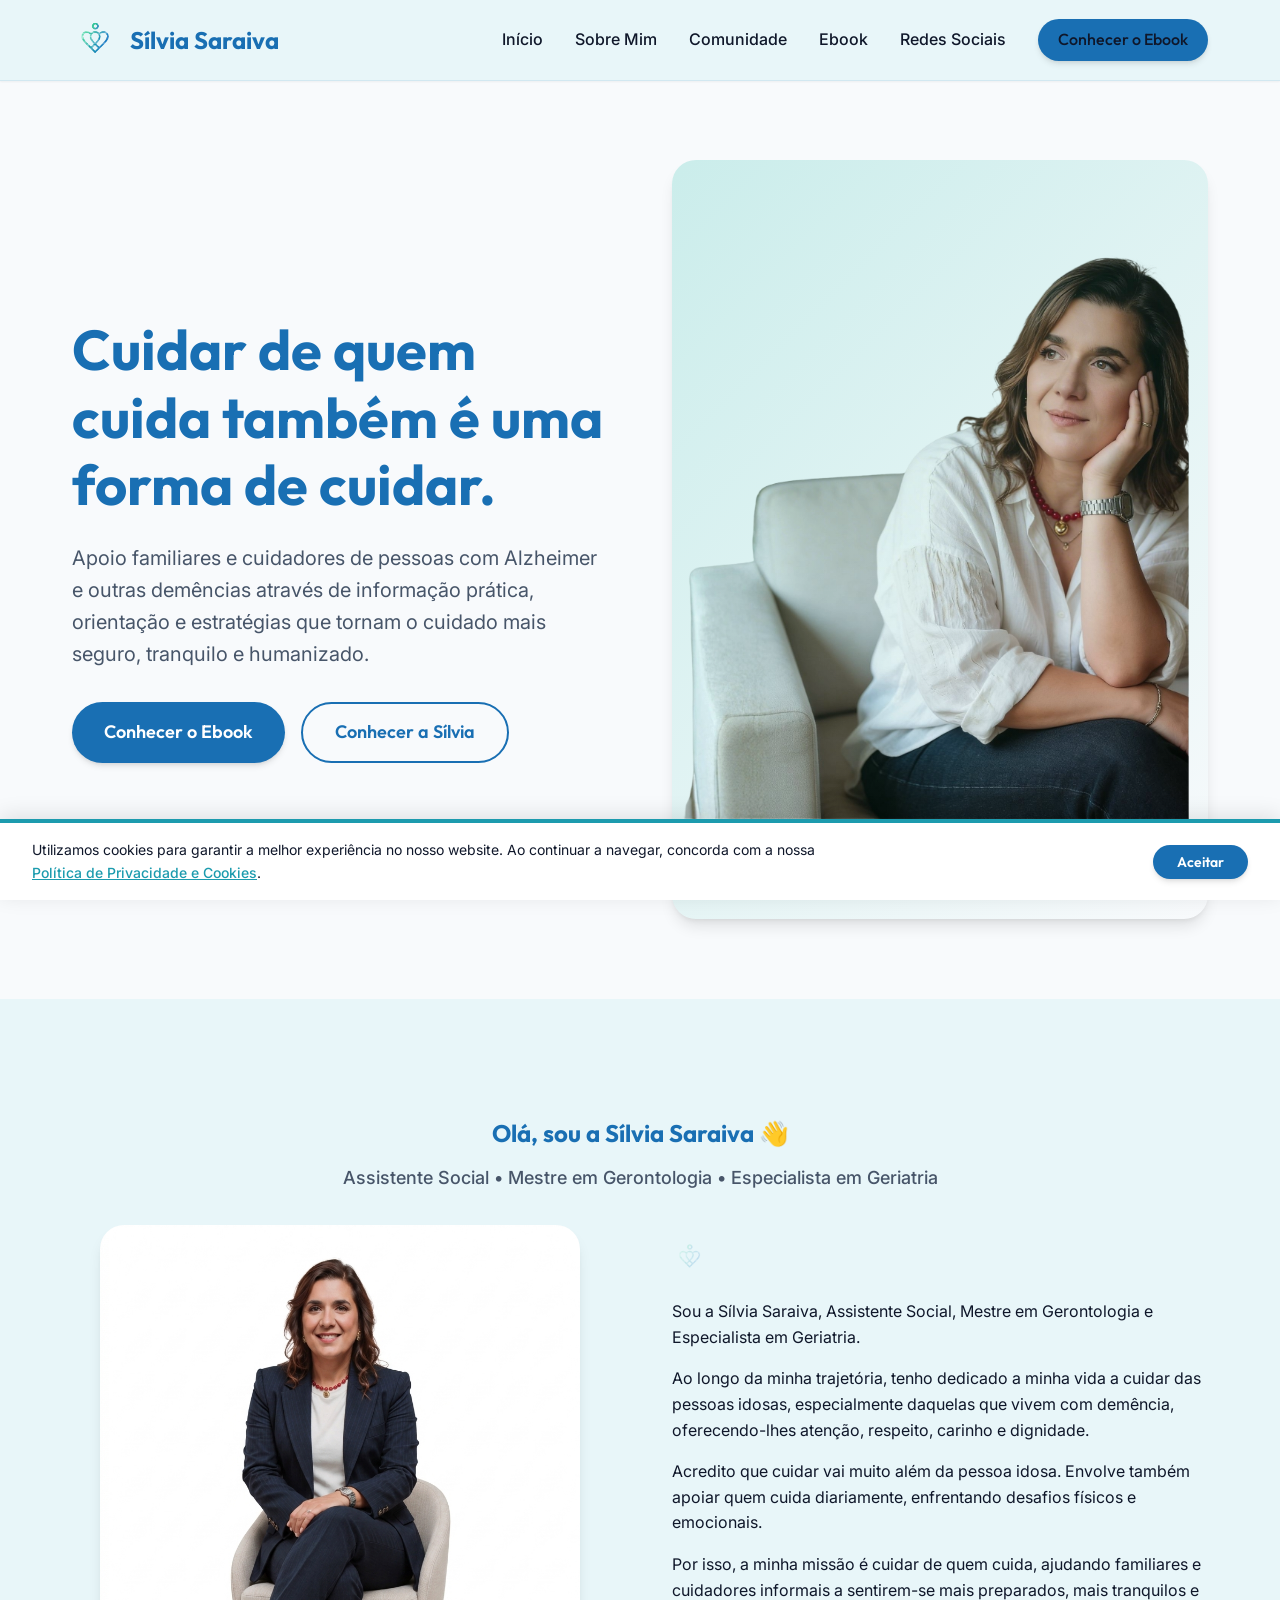
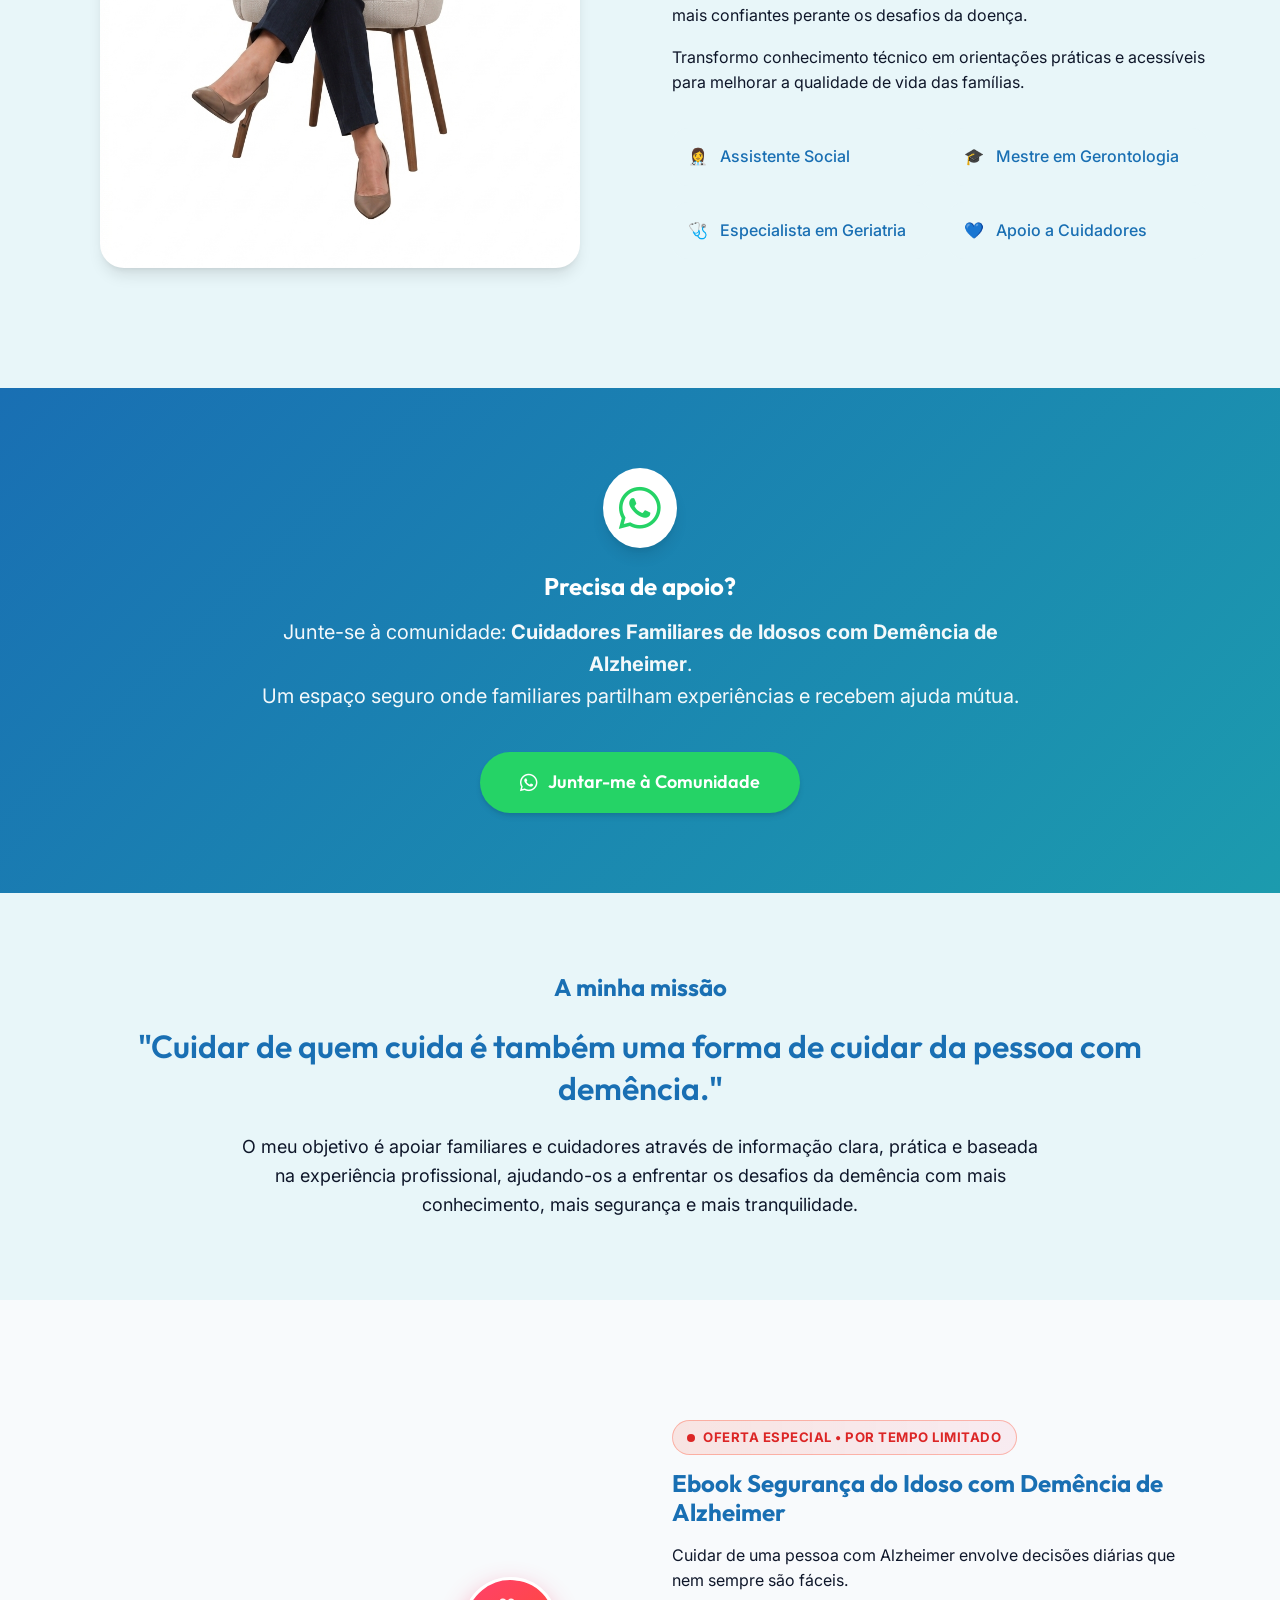
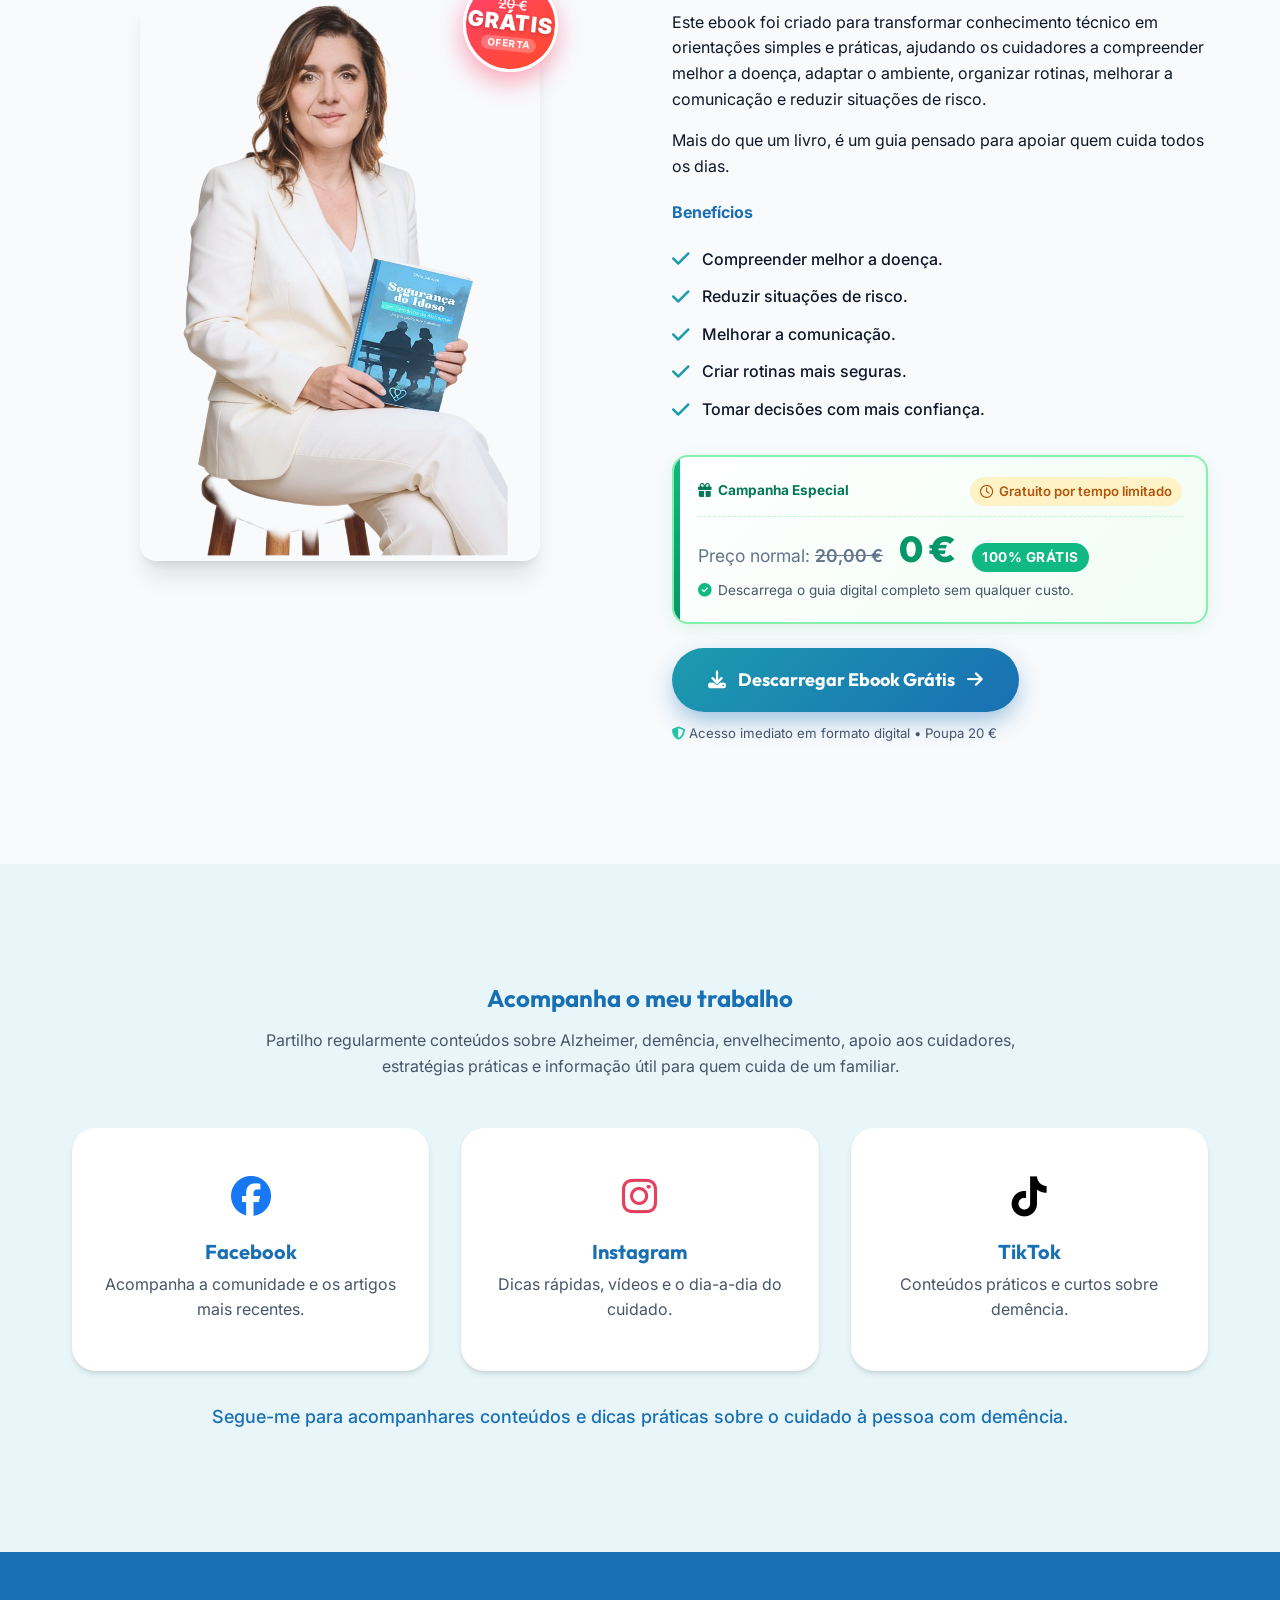
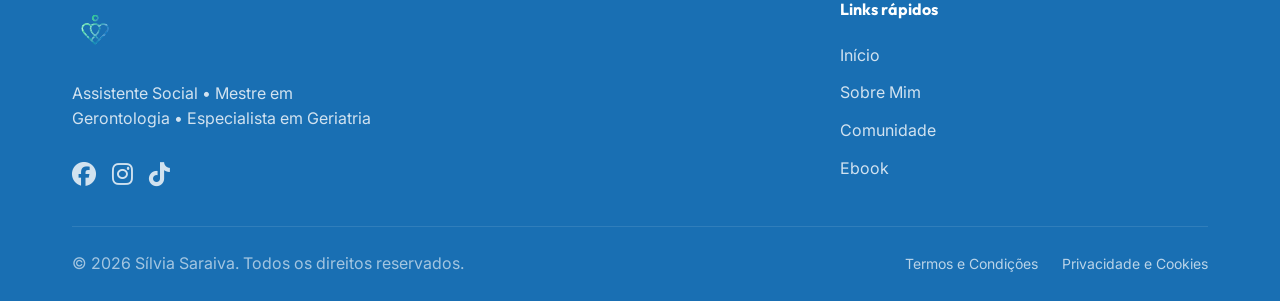
<file: index.html>
<!DOCTYPE html>
<html lang="pt-PT">
<head>
  <meta charset="UTF-8">
  <meta name="viewport" content="width=device-width, initial-scale=1.0">
  <title>Sílvia Saraiva - Apoio a Familiares e Cuidadores</title>
  <meta name="description" content="Assistente Social, Mestre em Gerontologia e Especialista em Geriatria. Apoio a familiares e cuidadores de pessoas com Alzheimer e outras demências.">
  
  <!-- Fonts -->
  <link rel="preconnect" href="https://fonts.googleapis.com">
  <link rel="preconnect" href="https://fonts.gstatic.com" crossorigin>
  <link href="https://fonts.googleapis.com/css2?family=Inter:wght@400;500;600&family=Outfit:wght@500;600;700&display=swap" rel="stylesheet">
  
  <!-- Icons -->
  <link rel="stylesheet" href="https://cdnjs.cloudflare.com/ajax/libs/font-awesome/6.4.0/css/all.min.css">
  
  <!-- CSS -->
  <link rel="stylesheet" href="css/variables.css">
  <link rel="stylesheet" href="css/styles.css">
</head>
<body>

  <!-- Navbar -->
  <nav class="navbar">
    <div class="container">
      <a href="#" class="logo" style="display: flex; align-items: center; gap: 0.75rem;">
        <img src="assets/images/media__1782418586948.png" alt="Sílvia Saraiva Logo" style="height: 65px;">
        <span style="font-size: 1.5rem; font-weight: 700; color: var(--color-primary);">Sílvia Saraiva</span>
      </a>
      
      <button class="mobile-menu-btn">
        <i class="fa-solid fa-bars"></i>
      </button>

      <ul class="nav-links">
        <li><a href="#inicio">Início</a></li>
        <li><a href="#sobre">Sobre Mim</a></li>
        <li><a href="#comunidade">Comunidade</a></li>
        <li><a href="#ebook">Ebook</a></li>
        <li><a href="#redes-sociais">Redes Sociais</a></li>
        <li>
          <a href="ebook.html" class="btn btn-primary nav-cta">Conhecer o Ebook</a>
        </li>
      </ul>
    </div>
  </nav>

  <!-- 1. Hero Section -->
  <section id="inicio" class="hero">
    <div class="container grid-2">
      <div class="hero-content fade-in">
        <h1>Cuidar de quem cuida também é uma forma de cuidar.</h1>
        <p>Apoio familiares e cuidadores de pessoas com Alzheimer e outras demências através de informação prática, orientação e estratégias que tornam o cuidado mais seguro, tranquilo e humanizado.</p>
        <div class="hero-btns">
          <a href="ebook.html" class="btn btn-primary">Conhecer o Ebook</a>
          <a href="#sobre" class="btn btn-secondary">Conhecer a Sílvia</a>
        </div>
      </div>
      <div class="hero-image-wrapper fade-in">
        <img src="assets/images/media__1782418587481.png" alt="Sílvia Saraiva" loading="lazy">
      </div>
    </div>
  </section>

  <!-- 2. Quem sou eu -->
  <section id="sobre" class="section-light">
    <div class="container">
      <div class="text-center mb-4 fade-in">
        <h2>Olá, sou a Sílvia Saraiva 👋</h2>
        <p class="text-muted text-primary" style="font-weight: 500; font-size: 1.125rem;">Assistente Social • Mestre em Gerontologia • Especialista em Geriatria</p>
      </div>

      <div class="grid-2 mt-4 fade-in">
        <div class="about-image-wrapper">
          <img src="assets/images/silvia_sobre_mim.png" alt="Sílvia Saraiva" class="about-image" loading="lazy">
        </div>
        
        <div class="about-content">
          <img src="assets/images/media__1782418586948.png" alt="Logo Detalhe" style="height: 50px; opacity: 0.2; margin-bottom: 1rem;">
          <p class="mb-2">Sou a Sílvia Saraiva, Assistente Social, Mestre em Gerontologia e Especialista em Geriatria.</p>
          <p class="mb-2">Ao longo da minha trajetória, tenho dedicado a minha vida a cuidar das pessoas idosas, especialmente daquelas que vivem com demência, oferecendo-lhes atenção, respeito, carinho e dignidade.</p>
          <p class="mb-2">Acredito que cuidar vai muito além da pessoa idosa. Envolve também apoiar quem cuida diariamente, enfrentando desafios físicos e emocionais.</p>
          <p class="mb-2">Por isso, a minha missão é cuidar de quem cuida, ajudando familiares e cuidadores informais a sentirem-se mais preparados, mais tranquilos e mais confiantes perante os desafios da doença.</p>
          <p class="mb-3">Transformo conhecimento técnico em orientações práticas e acessíveis para melhorar a qualidade de vida das famílias.</p>
          
          <div class="about-cards">
            <div class="about-card-mini">
              <span>👩‍⚕️</span> Assistente Social
            </div>
            <div class="about-card-mini">
              <span>🎓</span> Mestre em Gerontologia
            </div>
            <div class="about-card-mini">
              <span>🩺</span> Especialista em Geriatria
            </div>
            <div class="about-card-mini">
              <span>💙</span> Apoio a Cuidadores
            </div>
          </div>
        </div>
      </div>
    </div>
  </section>

  <!-- 2.5. Comunidade WhatsApp -->
  <section id="comunidade" style="background: linear-gradient(135deg, var(--color-primary) 0%, var(--color-tertiary) 100%); color: white; padding: 80px 0;">
    <div class="container text-center fade-in">
      <div style="display: inline-block; background: white; padding: 1rem; border-radius: 50%; box-shadow: var(--shadow-lg); margin-bottom: 1.5rem;">
        <i class="fa-brands fa-whatsapp" style="font-size: 3rem; color: #25D366; display: block; line-height: 1;"></i>
      </div>
      <h2 style="color: white; margin-bottom: 1rem;">Precisa de apoio?</h2>
      <p style="font-size: 1.25rem; max-width: 800px; margin: 0 auto 2.5rem; opacity: 0.95;">
        Junte-se à comunidade: <strong>Cuidadores Familiares de Idosos com Demência de Alzheimer</strong>.<br>
        Um espaço seguro onde familiares partilham experiências e recebem ajuda mútua.
      </p>
      <a href="https://chat.whatsapp.com/IsNj4uRVnmv7LRQYrrExJA" target="_blank" class="btn" style="background-color: #25D366; color: white; box-shadow: var(--shadow-md); font-weight: 600; padding: 1rem 2.5rem;">
        <i class="fa-brands fa-whatsapp" style="margin-right: 10px; font-size: 1.25rem;"></i> Juntar-me à Comunidade
      </a>
    </div>
  </section>

  <!-- 3. A Minha Missão -->
  <section class="section-light" style="background-color: var(--color-background-alt); padding: 80px 0;">
    <div class="container text-center fade-in">
      <h2 class="mb-3">A minha missão</h2>
      <div class="mission-quote">
        "Cuidar de quem cuida é também uma forma de cuidar da pessoa com demência."
      </div>
      <p style="max-width: 800px; margin: 0 auto; font-size: 1.125rem;">
        O meu objetivo é apoiar familiares e cuidadores através de informação clara, prática e baseada na experiência profissional, ajudando-os a enfrentar os desafios da demência com mais conhecimento, mais segurança e mais tranquilidade.
      </p>
    </div>
  </section>

  <!-- 4. Ebook em Destaque -->
  <section id="ebook">
    <div class="container grid-2 fade-in">
      <div class="ebook-image-wrapper text-center">
        <div style="display: inline-block; position: relative; max-width: 100%;">
          <img src="assets/images/media__1782418587411.png" alt="Capa Ebook Segurança do Idoso com Demência de Alzheimer" class="ebook-feature-image" loading="lazy" style="width: 100%; max-width: 400px; margin: 0 auto;">
          <div class="price-badge">
            <span class="old-price">20 €</span>
            <span class="new-price">GRÁTIS</span>
            <span class="badge-sub">OFERTA</span>
          </div>
        </div>
      </div>
      
      <div class="ebook-content">
        <div class="promo-kicker">
          <span class="pulse-dot"></span>
          <span>Oferta Especial • Por Tempo Limitado</span>
        </div>

        <h2>Ebook Segurança do Idoso com Demência de Alzheimer</h2>
        <p class="mb-2">Cuidar de uma pessoa com Alzheimer envolve decisões diárias que nem sempre são fáceis.</p>
        <p class="mb-2">Este ebook foi criado para transformar conhecimento técnico em orientações simples e práticas, ajudando os cuidadores a compreender melhor a doença, adaptar o ambiente, organizar rotinas, melhorar a comunicação e reduzir situações de risco.</p>
        <p class="mb-3">Mais do que um livro, é um guia pensado para apoiar quem cuida todos os dias.</p>
        
        <h4 style="margin-bottom: 0.5rem; font-family: var(--font-secondary);">Benefícios</h4>
        <ul class="benefits-list">
          <li><i class="fa-solid fa-check"></i> Compreender melhor a doença.</li>
          <li><i class="fa-solid fa-check"></i> Reduzir situações de risco.</li>
          <li><i class="fa-solid fa-check"></i> Melhorar a comunicação.</li>
          <li><i class="fa-solid fa-check"></i> Criar rotinas mais seguras.</li>
          <li><i class="fa-solid fa-check"></i> Tomar decisões com mais confiança.</li>
        </ul>
        
        <!-- Caixa de Destaque da Oferta -->
        <div class="offer-box">
          <div class="offer-box-header">
            <span class="offer-tag"><i class="fa-solid fa-gift"></i> Campanha Especial</span>
            <span class="offer-timer"><i class="fa-regular fa-clock"></i> Gratuito por tempo limitado</span>
          </div>
          <div class="offer-box-prices">
            <span class="old-value">Preço normal: <s>20,00 €</s></span>
            <span class="current-value">0 €</span>
            <span class="free-tag">100% GRÁTIS</span>
          </div>
          <p class="offer-note"><i class="fa-solid fa-circle-check" style="color: #10B981;"></i> Descarrega o guia digital completo sem qualquer custo.</p>
        </div>
        
        <div>
          <a href="ebook.html" class="btn btn-promo-cta">
            <i class="fa-solid fa-download"></i>
            <span>Descarregar Ebook Grátis</span>
            <i class="fa-solid fa-arrow-right"></i>
          </a>
          <span class="btn-subtext"><i class="fa-solid fa-shield-halved" style="color: var(--color-secondary);"></i> Acesso imediato em formato digital • Poupa 20 €</span>
        </div>
      </div>
    </div>
  </section>

  <!-- 5. Redes Sociais -->
  <section id="redes-sociais" class="section-light">
    <div class="container text-center fade-in">
      <h2 class="mb-2">Acompanha o meu trabalho</h2>
      <p class="text-muted" style="max-width: 800px; margin: 0 auto;">Partilho regularmente conteúdos sobre Alzheimer, demência, envelhecimento, apoio aos cuidadores, estratégias práticas e informação útil para quem cuida de um familiar.</p>
      
      <div class="social-grid">
        <a href="https://www.facebook.com/silviaalexandra.saraiva" target="_blank" class="card social-card fade-in">
          <i class="fa-brands fa-facebook card-icon" style="color: #1877F2;"></i>
          <h3 class="card-title">Facebook</h3>
          <p class="text-muted">Acompanha a comunidade e os artigos mais recentes.</p>
        </a>
        
        <a href="https://www.instagram.com/_saraivasilvia/" target="_blank" class="card social-card fade-in" style="transition-delay: 0.1s;">
          <i class="fa-brands fa-instagram card-icon" style="color: #E4405F;"></i>
          <h3 class="card-title">Instagram</h3>
          <p class="text-muted">Dicas rápidas, vídeos e o dia-a-dia do cuidado.</p>
        </a>
        
        <a href="https://www.tiktok.com/@79ssaraiva?lang=pt-BR" target="_blank" class="card social-card fade-in" style="transition-delay: 0.2s;">
          <i class="fa-brands fa-tiktok card-icon" style="color: #000000;"></i>
          <h3 class="card-title">TikTok</h3>
          <p class="text-muted">Conteúdos práticos e curtos sobre demência.</p>
        </a>
      </div>
      
      <p class="mt-4 text-primary" style="font-weight: 500; font-size: 1.125rem;">
        Segue-me para acompanhares conteúdos e dicas práticas sobre o cuidado à pessoa com demência.
      </p>
    </div>
  </section>

  <!-- 6. Rodapé -->
  <!-- Rodapé -->
  <footer>
    <div class="container">
      <div class="footer-grid">
        <div class="footer-col">
          <div class="logo mb-2" style="color: white; display: flex; align-items: center; gap: 0.5rem;">
            <img src="assets/images/media__1782418586948.png" alt="Sílvia Saraiva Logo" style="height: 65px;"> 
          </div>
          <p style="color: rgba(255,255,255,0.8); max-width: 300px; margin-bottom: 1.5rem;">
            Assistente Social • Mestre em Gerontologia • Especialista em Geriatria
          </p>
          <div style="display: flex; gap: 1rem; font-size: 1.5rem;">
            <a href="https://www.facebook.com/silviaalexandra.saraiva" target="_blank" style="color: white; opacity: 0.8; transition: opacity 0.2s;"><i class="fa-brands fa-facebook"></i></a>
            <a href="https://www.instagram.com/_saraivasilvia/" target="_blank" style="color: white; opacity: 0.8; transition: opacity 0.2s;"><i class="fa-brands fa-instagram"></i></a>
            <a href="https://www.tiktok.com/@79ssaraiva?lang=pt-BR" target="_blank" style="color: white; opacity: 0.8; transition: opacity 0.2s;"><i class="fa-brands fa-tiktok"></i></a>
          </div>
        </div>
        
        <div class="footer-col">
          <h4>Links rápidos</h4>
          <ul class="footer-links">
            <li><a href="#inicio">Início</a></li>
            <li><a href="#sobre">Sobre Mim</a></li>
            <li><a href="#comunidade">Comunidade</a></li>
            <li><a href="ebook.html">Ebook</a></li>
          </ul>
        </div>
      </div>
      
      <div class="footer-bottom">
        <p>&copy; 2026 Sílvia Saraiva. Todos os direitos reservados.</p>
        <div class="footer-legal-links">
          <a href="termos.html">Termos e Condições</a>
          <a href="privacidade.html">Privacidade e Cookies</a>
        </div>
      </div>
    </div>
  </footer>

  <script src="js/main.js"></script>

  <!-- Cookie Banner -->
  <div id="cookie-banner" class="cookie-banner">
    <div class="cookie-banner-text">
      Utilizamos cookies para garantir a melhor experiência no nosso website. Ao continuar a navegar, concorda com a nossa 
      <a href="privacidade.html">Política de Privacidade e Cookies</a>.
    </div>
    <div class="cookie-banner-btn">
      <button id="accept-cookies" class="btn btn-primary" style="padding: 0.5rem 1.5rem; font-size: 0.875rem;">Aceitar</button>
    </div>
  </div>

  <script>
    document.addEventListener('DOMContentLoaded', function() {
      if (!localStorage.getItem('cookiesAccepted')) {
        setTimeout(() => {
          document.getElementById('cookie-banner').classList.add('show');
        }, 1000);
      }

      document.getElementById('accept-cookies').addEventListener('click', function() {
        localStorage.setItem('cookiesAccepted', 'true');
        document.getElementById('cookie-banner').classList.remove('show');
      });
    });
  </script>
</body>
</html>
</file>
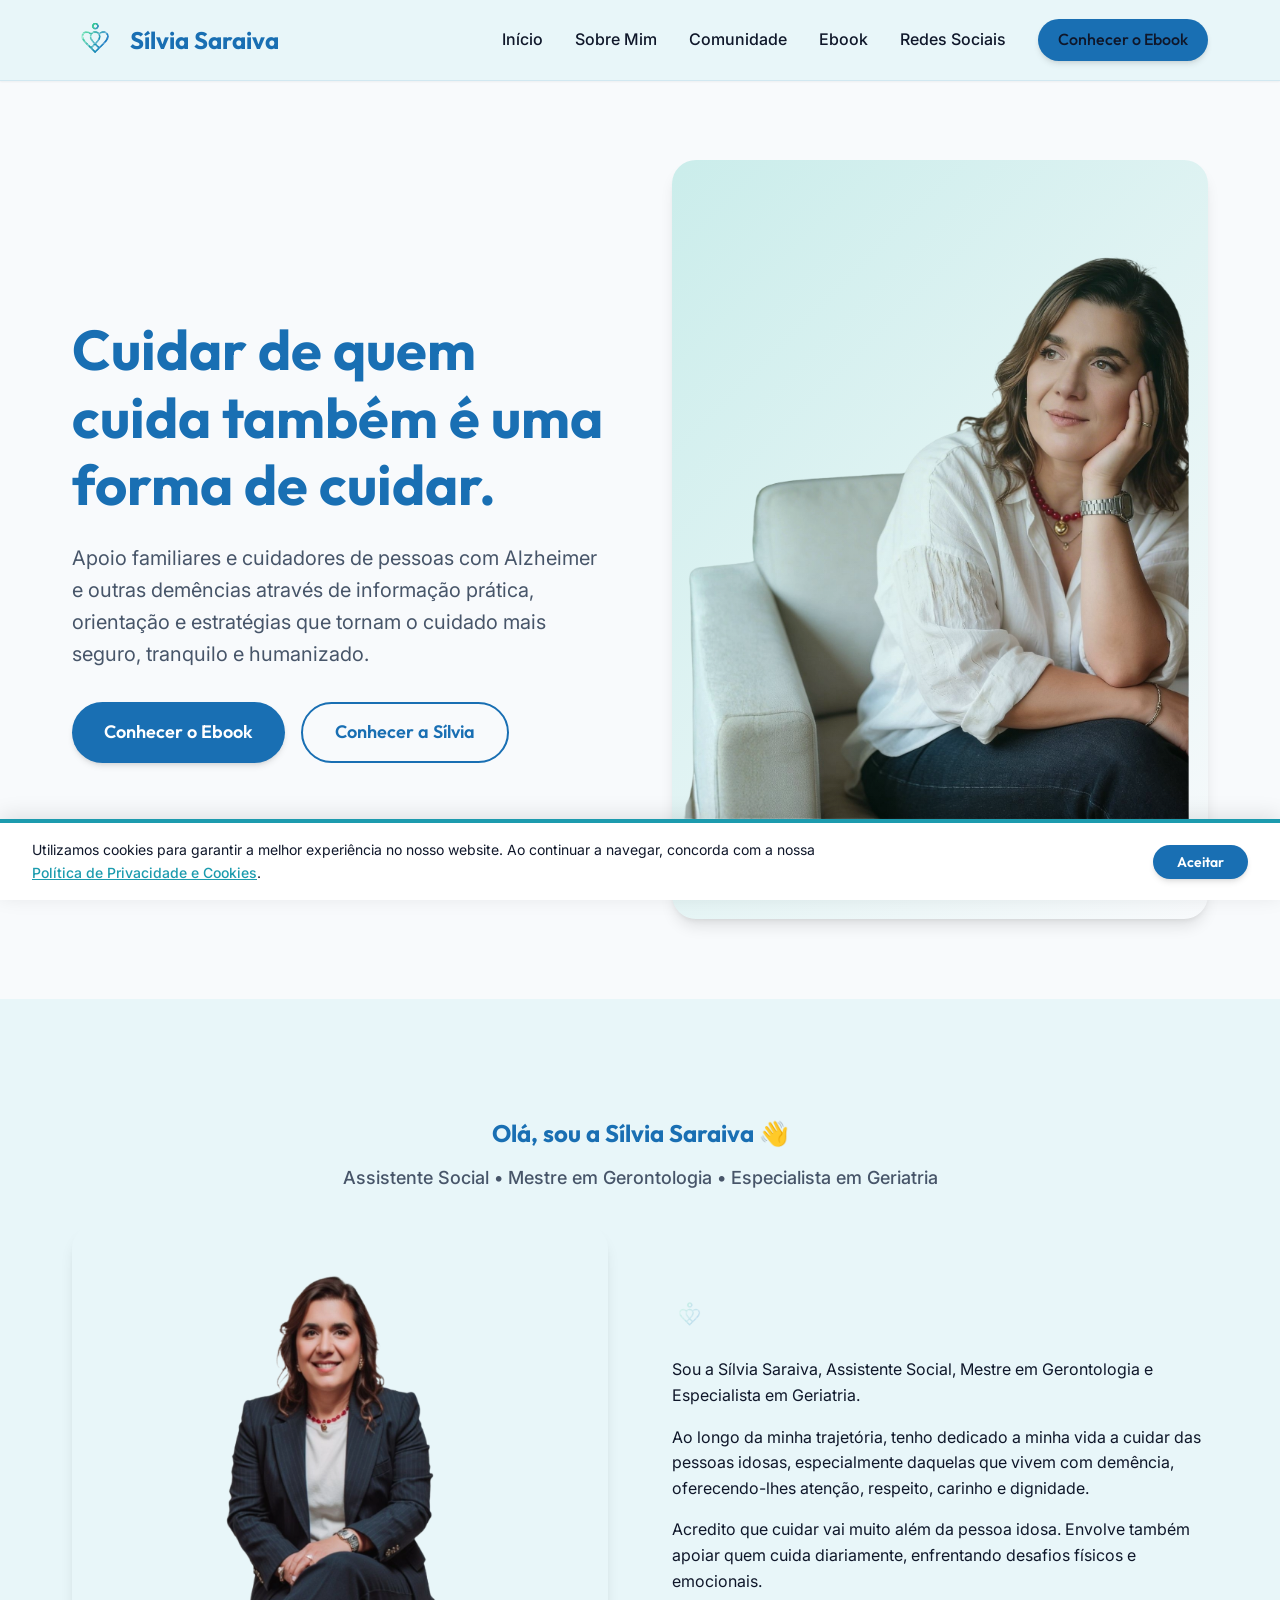
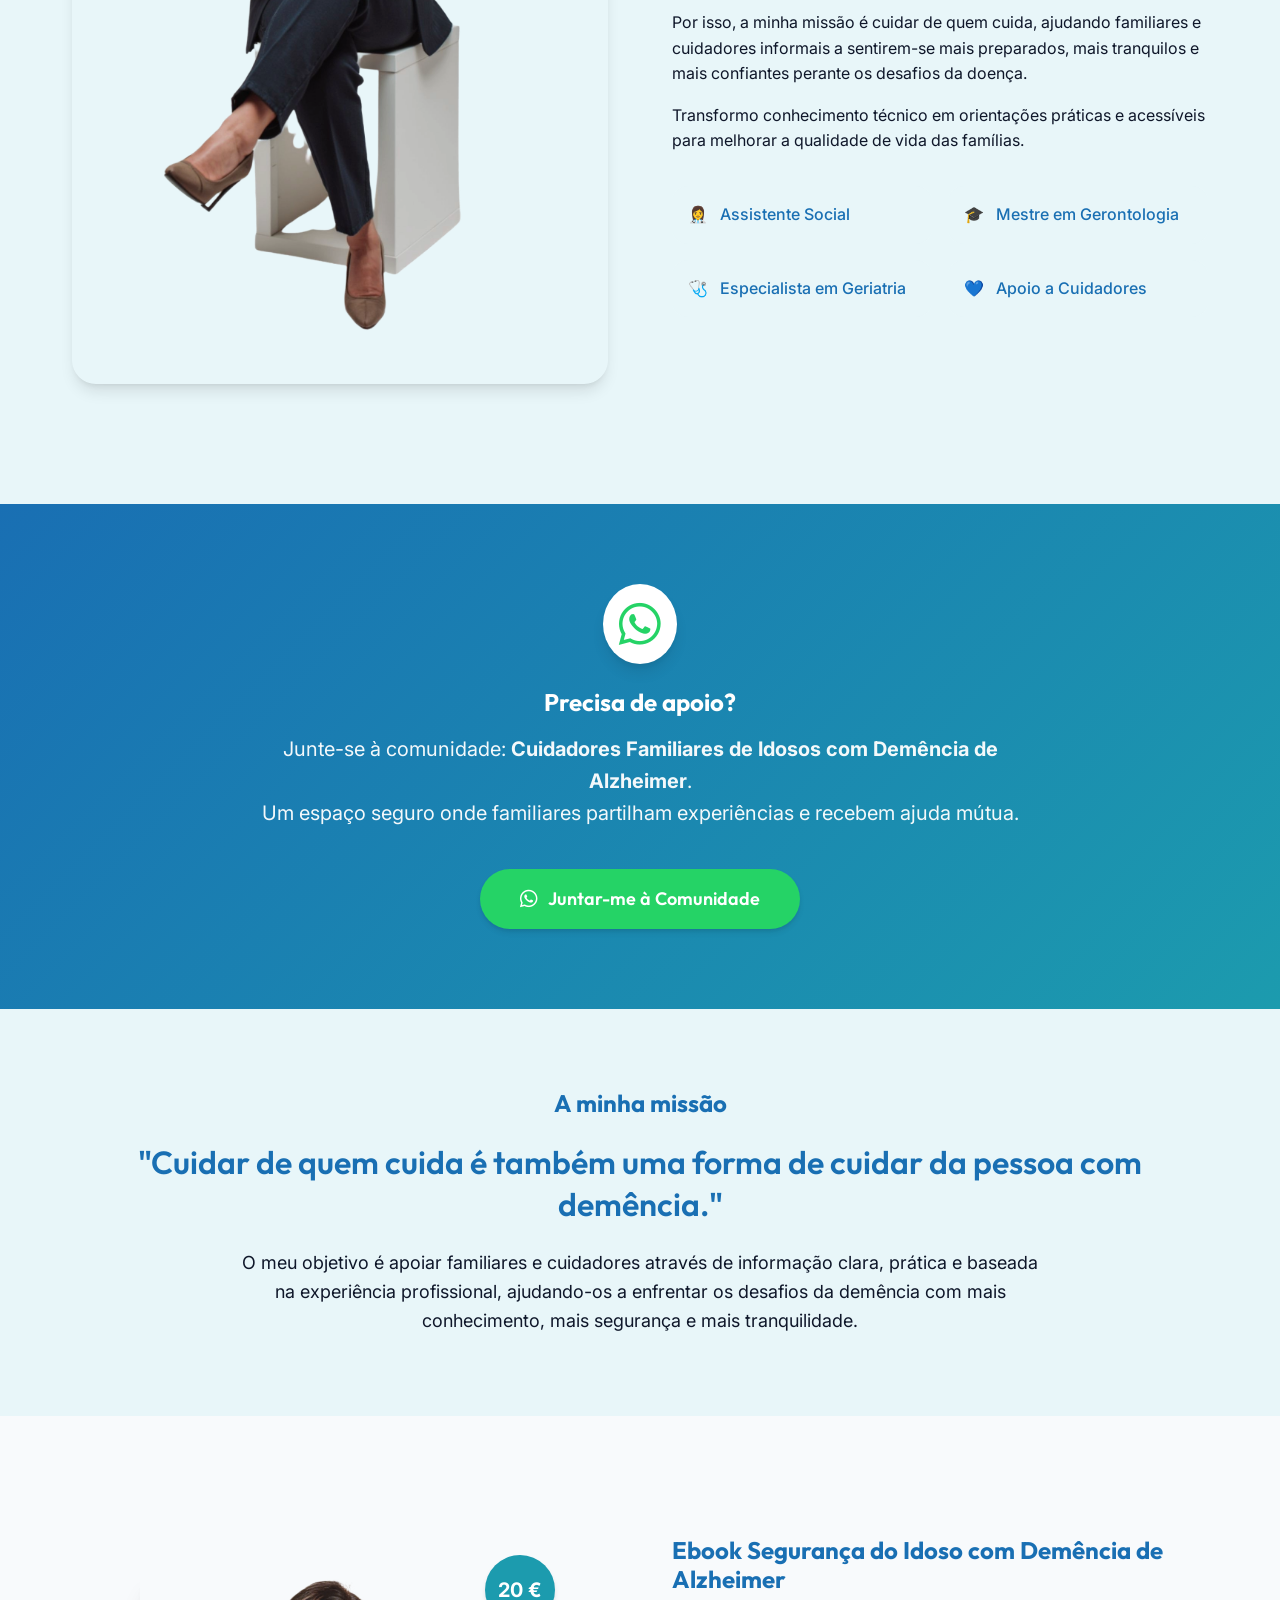
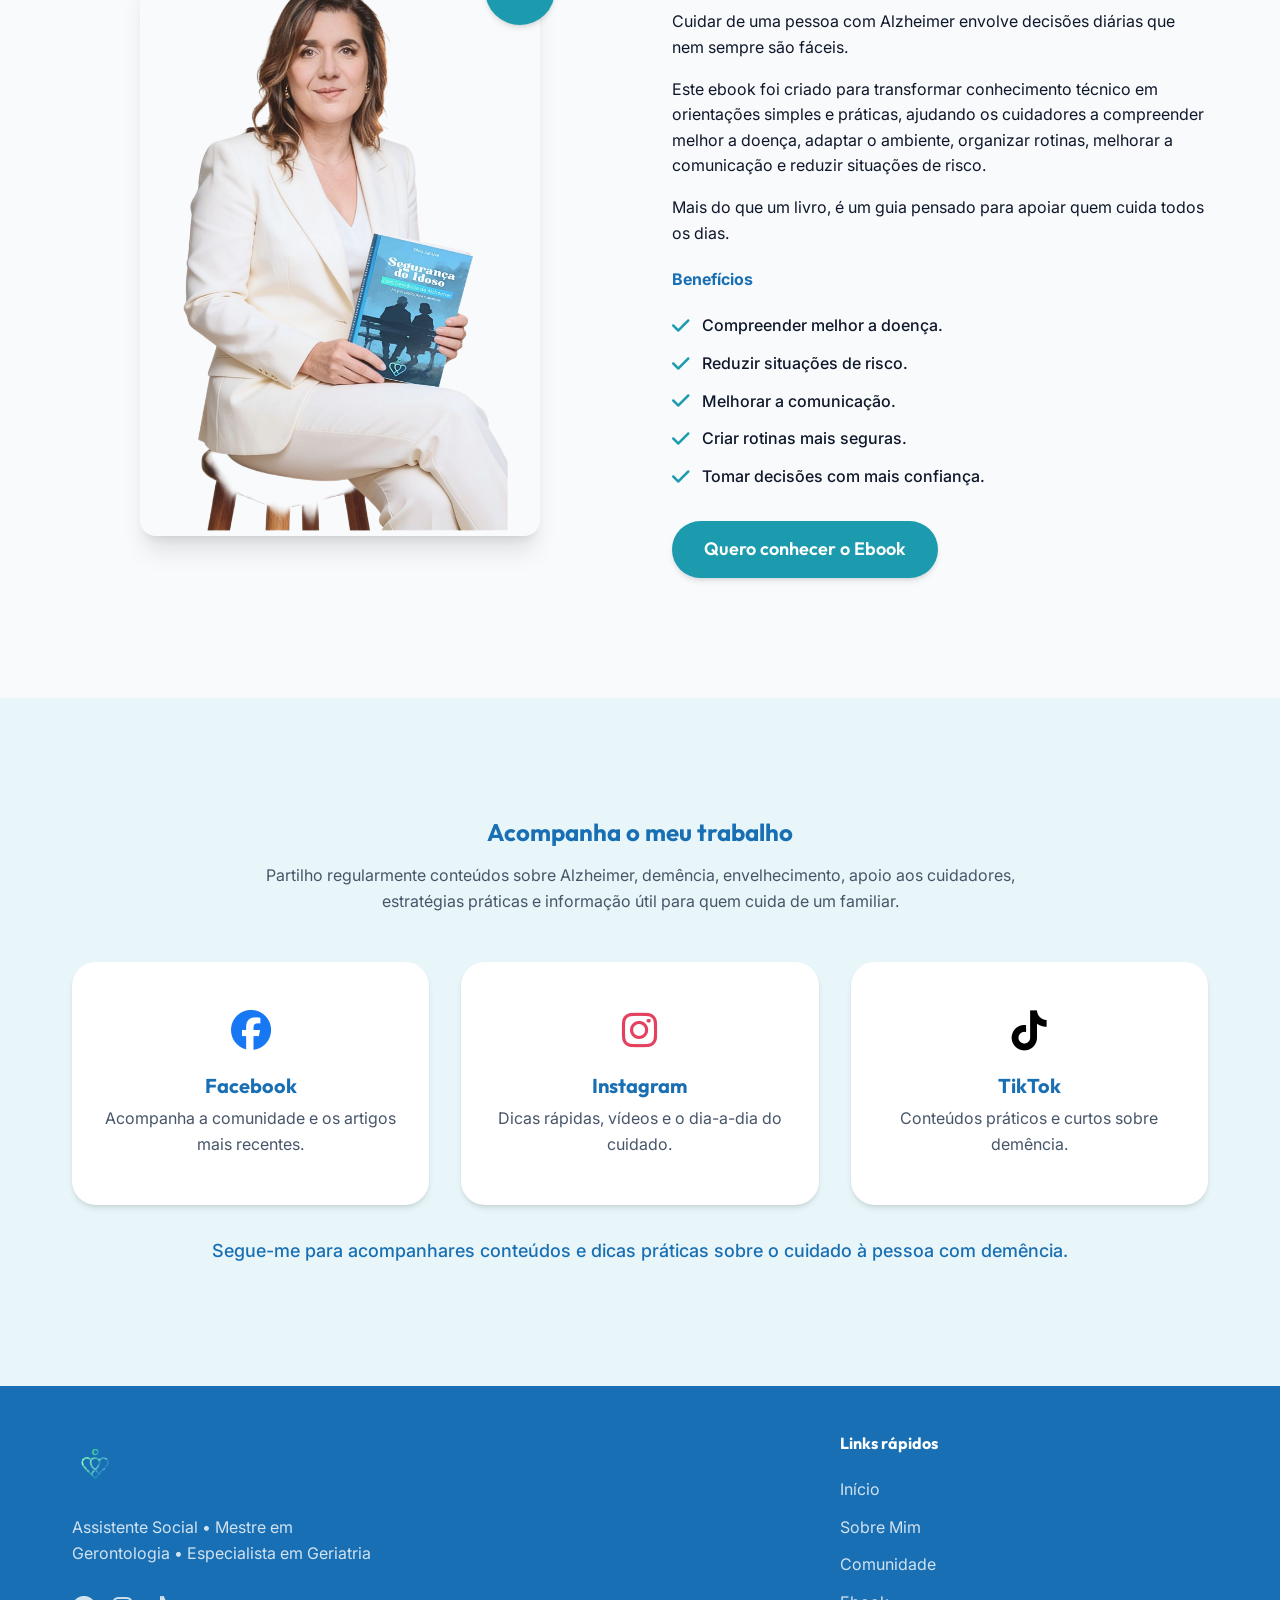
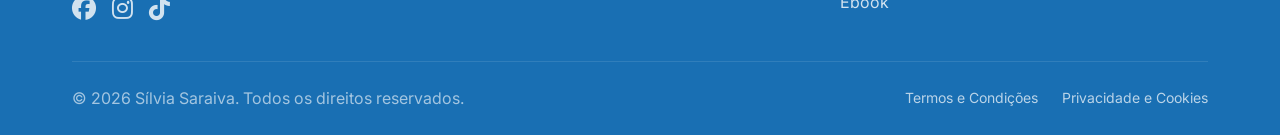
<file: silvia-saraiva/index.html>
<!DOCTYPE html>
<html lang="pt-PT">
<head>
  <meta charset="UTF-8">
  <meta name="viewport" content="width=device-width, initial-scale=1.0">
  <title>Sílvia Saraiva - Apoio a Familiares e Cuidadores</title>
  <meta name="description" content="Assistente Social, Mestre em Gerontologia e Especialista em Geriatria. Apoio a familiares e cuidadores de pessoas com Alzheimer e outras demências.">
  
  <!-- Fonts -->
  <link rel="preconnect" href="https://fonts.googleapis.com">
  <link rel="preconnect" href="https://fonts.gstatic.com" crossorigin>
  <link href="https://fonts.googleapis.com/css2?family=Inter:wght@400;500;600&family=Outfit:wght@500;600;700&display=swap" rel="stylesheet">
  
  <!-- Icons -->
  <link rel="stylesheet" href="https://cdnjs.cloudflare.com/ajax/libs/font-awesome/6.4.0/css/all.min.css">
  
  <!-- CSS -->
  <link rel="stylesheet" href="css/variables.css">
  <link rel="stylesheet" href="css/styles.css">
</head>
<body>

  <!-- Navbar -->
  <nav class="navbar">
    <div class="container">
      <a href="#" class="logo" style="display: flex; align-items: center; gap: 0.75rem;">
        <img src="assets/images/media__1782418586948.png" alt="Sílvia Saraiva Logo" style="height: 65px;">
        <span style="font-size: 1.5rem; font-weight: 700; color: var(--color-primary);">Sílvia Saraiva</span>
      </a>
      
      <button class="mobile-menu-btn">
        <i class="fa-solid fa-bars"></i>
      </button>

      <ul class="nav-links">
        <li><a href="#inicio">Início</a></li>
        <li><a href="#sobre">Sobre Mim</a></li>
        <li><a href="#comunidade">Comunidade</a></li>
        <li><a href="#ebook">Ebook</a></li>
        <li><a href="#redes-sociais">Redes Sociais</a></li>
        <li>
          <a href="ebook.html" class="btn btn-primary nav-cta">Conhecer o Ebook</a>
        </li>
      </ul>
    </div>
  </nav>

  <!-- 1. Hero Section -->
  <section id="inicio" class="hero">
    <div class="container grid-2">
      <div class="hero-content fade-in">
        <h1>Cuidar de quem cuida também é uma forma de cuidar.</h1>
        <p>Apoio familiares e cuidadores de pessoas com Alzheimer e outras demências através de informação prática, orientação e estratégias que tornam o cuidado mais seguro, tranquilo e humanizado.</p>
        <div class="hero-btns">
          <a href="ebook.html" class="btn btn-primary">Conhecer o Ebook</a>
          <a href="#sobre" class="btn btn-secondary">Conhecer a Sílvia</a>
        </div>
      </div>
      <div class="hero-image-wrapper fade-in">
        <img src="assets/images/media__1782418587481.png" alt="Sílvia Saraiva" loading="lazy">
      </div>
    </div>
  </section>

  <!-- 2. Quem sou eu -->
  <section id="sobre" class="section-light">
    <div class="container">
      <div class="text-center mb-4 fade-in">
        <h2>Olá, sou a Sílvia Saraiva 👋</h2>
        <p class="text-muted text-primary" style="font-weight: 500; font-size: 1.125rem;">Assistente Social • Mestre em Gerontologia • Especialista em Geriatria</p>
      </div>

      <div class="grid-2 mt-4 fade-in">
        <div class="about-image-wrapper">
          <img src="assets/images/media__1782418587384.png" alt="Sílvia Saraiva" class="about-image" loading="lazy">
        </div>
        
        <div class="about-content">
          <img src="assets/images/media__1782418586948.png" alt="Logo Detalhe" style="height: 50px; opacity: 0.2; margin-bottom: 1rem;">
          <p class="mb-2">Sou a Sílvia Saraiva, Assistente Social, Mestre em Gerontologia e Especialista em Geriatria.</p>
          <p class="mb-2">Ao longo da minha trajetória, tenho dedicado a minha vida a cuidar das pessoas idosas, especialmente daquelas que vivem com demência, oferecendo-lhes atenção, respeito, carinho e dignidade.</p>
          <p class="mb-2">Acredito que cuidar vai muito além da pessoa idosa. Envolve também apoiar quem cuida diariamente, enfrentando desafios físicos e emocionais.</p>
          <p class="mb-2">Por isso, a minha missão é cuidar de quem cuida, ajudando familiares e cuidadores informais a sentirem-se mais preparados, mais tranquilos e mais confiantes perante os desafios da doença.</p>
          <p class="mb-3">Transformo conhecimento técnico em orientações práticas e acessíveis para melhorar a qualidade de vida das famílias.</p>
          
          <div class="about-cards">
            <div class="about-card-mini">
              <span>👩‍⚕️</span> Assistente Social
            </div>
            <div class="about-card-mini">
              <span>🎓</span> Mestre em Gerontologia
            </div>
            <div class="about-card-mini">
              <span>🩺</span> Especialista em Geriatria
            </div>
            <div class="about-card-mini">
              <span>💙</span> Apoio a Cuidadores
            </div>
          </div>
        </div>
      </div>
    </div>
  </section>

  <!-- 2.5. Comunidade WhatsApp -->
  <section id="comunidade" style="background: linear-gradient(135deg, var(--color-primary) 0%, var(--color-tertiary) 100%); color: white; padding: 80px 0;">
    <div class="container text-center fade-in">
      <div style="display: inline-block; background: white; padding: 1rem; border-radius: 50%; box-shadow: var(--shadow-lg); margin-bottom: 1.5rem;">
        <i class="fa-brands fa-whatsapp" style="font-size: 3rem; color: #25D366; display: block; line-height: 1;"></i>
      </div>
      <h2 style="color: white; margin-bottom: 1rem;">Precisa de apoio?</h2>
      <p style="font-size: 1.25rem; max-width: 800px; margin: 0 auto 2.5rem; opacity: 0.95;">
        Junte-se à comunidade: <strong>Cuidadores Familiares de Idosos com Demência de Alzheimer</strong>.<br>
        Um espaço seguro onde familiares partilham experiências e recebem ajuda mútua.
      </p>
      <a href="https://chat.whatsapp.com/IsNj4uRVnmv7LRQYrrExJA" target="_blank" class="btn" style="background-color: #25D366; color: white; box-shadow: var(--shadow-md); font-weight: 600; padding: 1rem 2.5rem;">
        <i class="fa-brands fa-whatsapp" style="margin-right: 10px; font-size: 1.25rem;"></i> Juntar-me à Comunidade
      </a>
    </div>
  </section>

  <!-- 3. A Minha Missão -->
  <section class="section-light" style="background-color: var(--color-background-alt); padding: 80px 0;">
    <div class="container text-center fade-in">
      <h2 class="mb-3">A minha missão</h2>
      <div class="mission-quote">
        "Cuidar de quem cuida é também uma forma de cuidar da pessoa com demência."
      </div>
      <p style="max-width: 800px; margin: 0 auto; font-size: 1.125rem;">
        O meu objetivo é apoiar familiares e cuidadores através de informação clara, prática e baseada na experiência profissional, ajudando-os a enfrentar os desafios da demência com mais conhecimento, mais segurança e mais tranquilidade.
      </p>
    </div>
  </section>

  <!-- 4. Ebook em Destaque -->
  <section id="ebook">
    <div class="container grid-2 fade-in">
      <div class="ebook-image-wrapper text-center">
        <div style="display: inline-block; position: relative; max-width: 100%;">
          <img src="assets/images/media__1782418587411.png" alt="Capa Ebook Segurança do Idoso com Demência de Alzheimer" class="ebook-feature-image" loading="lazy" style="width: 100%; max-width: 400px; margin: 0 auto;">
          <div class="price-badge">20 €</div>
        </div>
      </div>
      
      <div class="ebook-content">
        <h2>Ebook Segurança do Idoso com Demência de Alzheimer</h2>
        <p class="mb-2">Cuidar de uma pessoa com Alzheimer envolve decisões diárias que nem sempre são fáceis.</p>
        <p class="mb-2">Este ebook foi criado para transformar conhecimento técnico em orientações simples e práticas, ajudando os cuidadores a compreender melhor a doença, adaptar o ambiente, organizar rotinas, melhorar a comunicação e reduzir situações de risco.</p>
        <p class="mb-3">Mais do que um livro, é um guia pensado para apoiar quem cuida todos os dias.</p>
        
        <h4 style="margin-bottom: 0.5rem; font-family: var(--font-secondary);">Benefícios</h4>
        <ul class="benefits-list">
          <li><i class="fa-solid fa-check"></i> Compreender melhor a doença.</li>
          <li><i class="fa-solid fa-check"></i> Reduzir situações de risco.</li>
          <li><i class="fa-solid fa-check"></i> Melhorar a comunicação.</li>
          <li><i class="fa-solid fa-check"></i> Criar rotinas mais seguras.</li>
          <li><i class="fa-solid fa-check"></i> Tomar decisões com mais confiança.</li>
        </ul>
        
        <a href="ebook.html" class="btn btn-tertiary">Quero conhecer o Ebook</a>
      </div>
    </div>
  </section>

  <!-- 5. Redes Sociais -->
  <section id="redes-sociais" class="section-light">
    <div class="container text-center fade-in">
      <h2 class="mb-2">Acompanha o meu trabalho</h2>
      <p class="text-muted" style="max-width: 800px; margin: 0 auto;">Partilho regularmente conteúdos sobre Alzheimer, demência, envelhecimento, apoio aos cuidadores, estratégias práticas e informação útil para quem cuida de um familiar.</p>
      
      <div class="social-grid">
        <a href="https://www.facebook.com/silviaalexandra.saraiva" target="_blank" class="card social-card fade-in">
          <i class="fa-brands fa-facebook card-icon" style="color: #1877F2;"></i>
          <h3 class="card-title">Facebook</h3>
          <p class="text-muted">Acompanha a comunidade e os artigos mais recentes.</p>
        </a>
        
        <a href="https://www.instagram.com/_saraivasilvia/" target="_blank" class="card social-card fade-in" style="transition-delay: 0.1s;">
          <i class="fa-brands fa-instagram card-icon" style="color: #E4405F;"></i>
          <h3 class="card-title">Instagram</h3>
          <p class="text-muted">Dicas rápidas, vídeos e o dia-a-dia do cuidado.</p>
        </a>
        
        <a href="https://www.tiktok.com/@79ssaraiva?lang=pt-BR" target="_blank" class="card social-card fade-in" style="transition-delay: 0.2s;">
          <i class="fa-brands fa-tiktok card-icon" style="color: #000000;"></i>
          <h3 class="card-title">TikTok</h3>
          <p class="text-muted">Conteúdos práticos e curtos sobre demência.</p>
        </a>
      </div>
      
      <p class="mt-4 text-primary" style="font-weight: 500; font-size: 1.125rem;">
        Segue-me para acompanhares conteúdos e dicas práticas sobre o cuidado à pessoa com demência.
      </p>
    </div>
  </section>

  <!-- 6. Rodapé -->
  <!-- Rodapé -->
  <footer>
    <div class="container">
      <div class="footer-grid">
        <div class="footer-col">
          <div class="logo mb-2" style="color: white; display: flex; align-items: center; gap: 0.5rem;">
            <img src="assets/images/media__1782418586948.png" alt="Sílvia Saraiva Logo" style="height: 65px;"> 
          </div>
          <p style="color: rgba(255,255,255,0.8); max-width: 300px; margin-bottom: 1.5rem;">
            Assistente Social • Mestre em Gerontologia • Especialista em Geriatria
          </p>
          <div style="display: flex; gap: 1rem; font-size: 1.5rem;">
            <a href="https://www.facebook.com/silviaalexandra.saraiva" target="_blank" style="color: white; opacity: 0.8; transition: opacity 0.2s;"><i class="fa-brands fa-facebook"></i></a>
            <a href="https://www.instagram.com/_saraivasilvia/" target="_blank" style="color: white; opacity: 0.8; transition: opacity 0.2s;"><i class="fa-brands fa-instagram"></i></a>
            <a href="https://www.tiktok.com/@79ssaraiva?lang=pt-BR" target="_blank" style="color: white; opacity: 0.8; transition: opacity 0.2s;"><i class="fa-brands fa-tiktok"></i></a>
          </div>
        </div>
        
        <div class="footer-col">
          <h4>Links rápidos</h4>
          <ul class="footer-links">
            <li><a href="#inicio">Início</a></li>
            <li><a href="#sobre">Sobre Mim</a></li>
            <li><a href="#comunidade">Comunidade</a></li>
            <li><a href="ebook.html">Ebook</a></li>
          </ul>
        </div>
      </div>
      
      <div class="footer-bottom">
        <p>&copy; 2026 Sílvia Saraiva. Todos os direitos reservados.</p>
        <div class="footer-legal-links">
          <a href="termos.html">Termos e Condições</a>
          <a href="privacidade.html">Privacidade e Cookies</a>
        </div>
      </div>
    </div>
  </footer>

  <script src="js/main.js"></script>

  <!-- Cookie Banner -->
  <div id="cookie-banner" class="cookie-banner">
    <div class="cookie-banner-text">
      Utilizamos cookies para garantir a melhor experiência no nosso website. Ao continuar a navegar, concorda com a nossa 
      <a href="privacidade.html">Política de Privacidade e Cookies</a>.
    </div>
    <div class="cookie-banner-btn">
      <button id="accept-cookies" class="btn btn-primary" style="padding: 0.5rem 1.5rem; font-size: 0.875rem;">Aceitar</button>
    </div>
  </div>

  <script>
    document.addEventListener('DOMContentLoaded', function() {
      if (!localStorage.getItem('cookiesAccepted')) {
        setTimeout(() => {
          document.getElementById('cookie-banner').classList.add('show');
        }, 1000);
      }

      document.getElementById('accept-cookies').addEventListener('click', function() {
        localStorage.setItem('cookiesAccepted', 'true');
        document.getElementById('cookie-banner').classList.remove('show');
      });
    });
  </script>
</body>
</html>
</file>
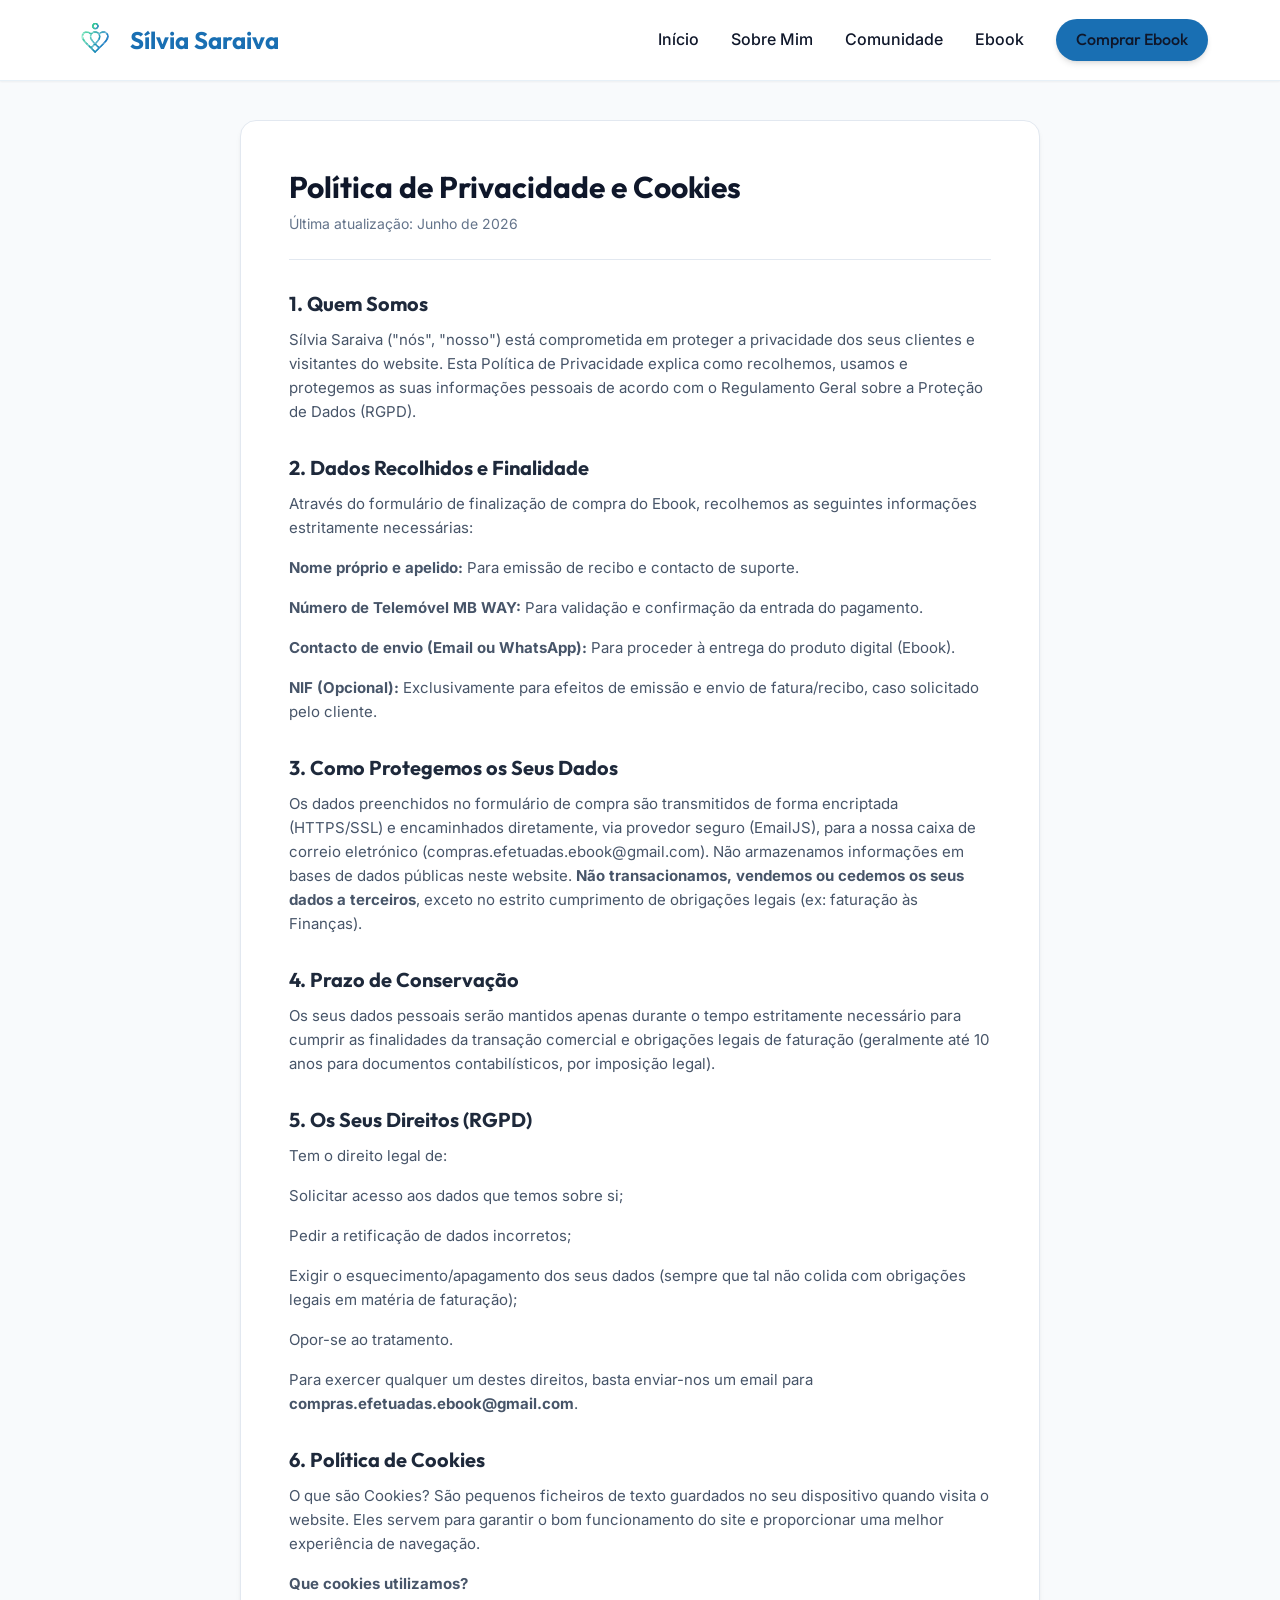
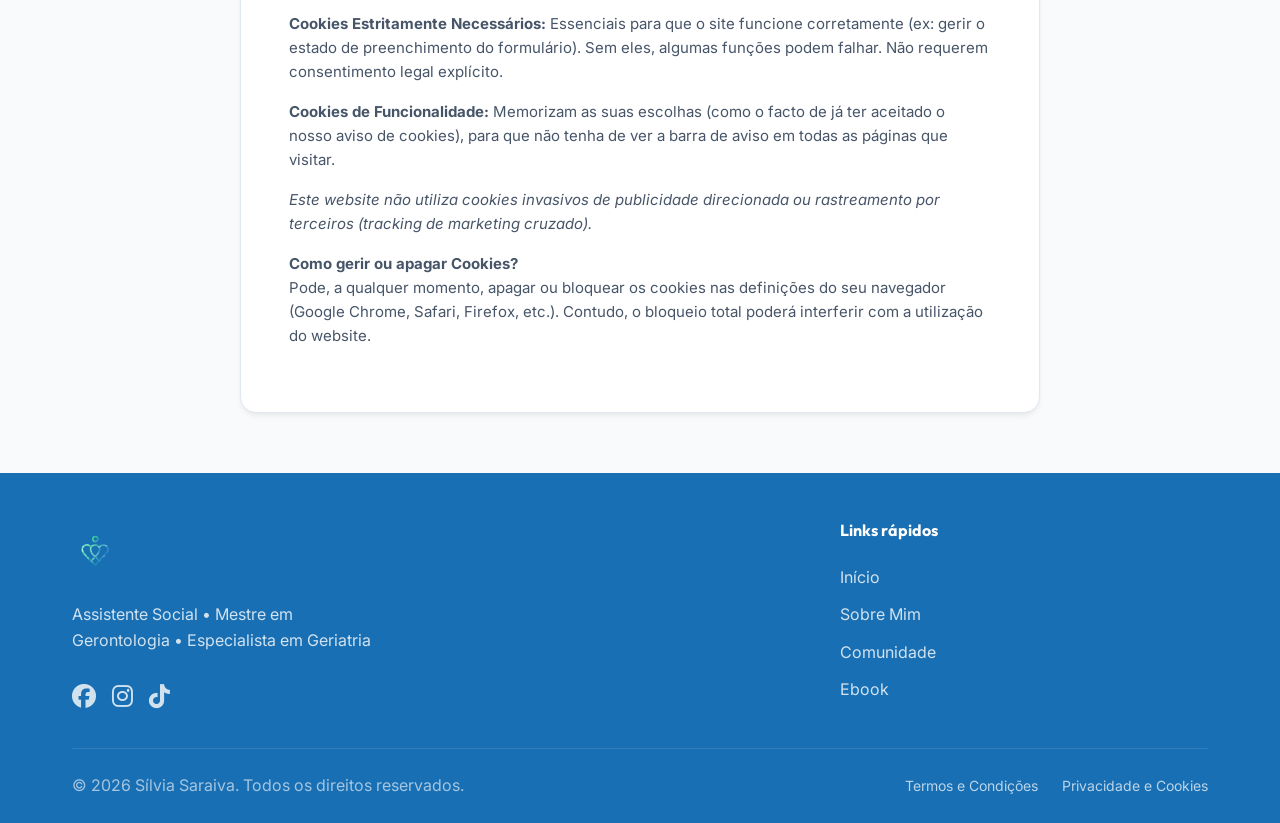
<file: privacidade.html>
<!DOCTYPE html>
<html lang="pt-PT">
<head>
  <meta charset="UTF-8">
  <meta name="viewport" content="width=device-width, initial-scale=1.0">
  <title>Privacidade e Cookies - Sílvia Saraiva</title>
  
  <link rel="preconnect" href="https://fonts.googleapis.com">
  <link rel="preconnect" href="https://fonts.gstatic.com" crossorigin>
  <link href="https://fonts.googleapis.com/css2?family=Inter:wght@400;500;600&family=Outfit:wght@500;600;700&display=swap" rel="stylesheet">
  <link rel="stylesheet" href="https://cdnjs.cloudflare.com/ajax/libs/font-awesome/6.4.0/css/all.min.css">
  
  <link rel="stylesheet" href="css/variables.css">
  <link rel="stylesheet" href="css/styles.css">
  
  <style>
    body { background-color: #f8fafc; }
    .legal-content-wrapper {
      padding: 120px 1.5rem 60px;
    }
    .legal-content {
      max-width: 800px;
      margin: 0 auto;
      padding: 3rem;
      background-color: white;
      box-shadow: 0 4px 6px -1px rgba(0,0,0,0.05), 0 2px 4px -1px rgba(0,0,0,0.03);
      border-radius: var(--radius-md);
      border: 1px solid #e2e8f0;
    }
    .legal-content h1 {
      font-size: 1.875rem;
      color: #0f172a;
      margin-bottom: 0.5rem;
    }
    .legal-content .last-updated {
      color: #64748b;
      font-size: 0.875rem;
      margin-bottom: 2rem;
      padding-bottom: 1.5rem;
      border-bottom: 1px solid #e2e8f0;
    }
    .legal-content h2 {
      font-size: 1.25rem;
      color: #1e293b;
      margin-top: 2rem;
      margin-bottom: 0.75rem;
    }
    .legal-content p, .legal-content li {
      color: #475569;
      line-height: 1.6;
      margin-bottom: 1rem;
      font-size: 0.9375rem;
    }
    @media (max-width: 768px) {
      .legal-content { padding: 1.5rem; }
    }
  </style>
</head>
<body>

  <!-- Navbar -->
  <nav class="navbar" style="background: var(--color-surface); box-shadow: var(--shadow-sm);">
    <div class="container">
      <a href="index.html" class="logo" style="display: flex; align-items: center; gap: 0.75rem;">
        <img src="assets/images/media__1782418586948.png" alt="Sílvia Saraiva Logo" style="height: 65px;">
        <span style="font-size: 1.5rem; font-weight: 700; color: var(--color-primary);">Sílvia Saraiva</span>
      </a>
      
      <button class="mobile-menu-btn">
        <i class="fa-solid fa-bars"></i>
      </button>

      <ul class="nav-links">
        <li><a href="index.html#inicio">Início</a></li>
        <li><a href="index.html#sobre">Sobre Mim</a></li>
        <li><a href="index.html#comunidade">Comunidade</a></li>
        <li><a href="ebook.html">Ebook</a></li>
        <li>
          <a href="ebook.html" class="btn btn-primary nav-cta">Comprar Ebook</a>
        </li>
      </ul>
    </div>
  </nav>

  <div class="legal-content-wrapper">
    <main class="legal-content fade-in">
      <h1>Política de Privacidade e Cookies</h1>
      <p class="last-updated">Última atualização: Junho de 2026</p>
    
    <h2>1. Quem Somos</h2>
    <p>Sílvia Saraiva ("nós", "nosso") está comprometida em proteger a privacidade dos seus clientes e visitantes do website. Esta Política de Privacidade explica como recolhemos, usamos e protegemos as suas informações pessoais de acordo com o Regulamento Geral sobre a Proteção de Dados (RGPD).</p>

    <h2>2. Dados Recolhidos e Finalidade</h2>
    <p>Através do formulário de finalização de compra do Ebook, recolhemos as seguintes informações estritamente necessárias:</p>
    <ul>
      <li><strong>Nome próprio e apelido:</strong> Para emissão de recibo e contacto de suporte.</li>
      <li><strong>Número de Telemóvel MB WAY:</strong> Para validação e confirmação da entrada do pagamento.</li>
      <li><strong>Contacto de envio (Email ou WhatsApp):</strong> Para proceder à entrega do produto digital (Ebook).</li>
      <li><strong>NIF (Opcional):</strong> Exclusivamente para efeitos de emissão e envio de fatura/recibo, caso solicitado pelo cliente.</li>
    </ul>

    <h2>3. Como Protegemos os Seus Dados</h2>
    <p>Os dados preenchidos no formulário de compra são transmitidos de forma encriptada (HTTPS/SSL) e encaminhados diretamente, via provedor seguro (EmailJS), para a nossa caixa de correio eletrónico (compras.efetuadas.ebook@gmail.com). Não armazenamos informações em bases de dados públicas neste website. <strong>Não transacionamos, vendemos ou cedemos os seus dados a terceiros</strong>, exceto no estrito cumprimento de obrigações legais (ex: faturação às Finanças).</p>

    <h2>4. Prazo de Conservação</h2>
    <p>Os seus dados pessoais serão mantidos apenas durante o tempo estritamente necessário para cumprir as finalidades da transação comercial e obrigações legais de faturação (geralmente até 10 anos para documentos contabilísticos, por imposição legal).</p>

    <h2>5. Os Seus Direitos (RGPD)</h2>
    <p>Tem o direito legal de:</p>
    <ul>
      <li>Solicitar acesso aos dados que temos sobre si;</li>
      <li>Pedir a retificação de dados incorretos;</li>
      <li>Exigir o esquecimento/apagamento dos seus dados (sempre que tal não colida com obrigações legais em matéria de faturação);</li>
      <li>Opor-se ao tratamento.</li>
    </ul>
    <p>Para exercer qualquer um destes direitos, basta enviar-nos um email para <strong>compras.efetuadas.ebook@gmail.com</strong>.</p>

    <h2>6. Política de Cookies</h2>
    <p>O que são Cookies? São pequenos ficheiros de texto guardados no seu dispositivo quando visita o website. Eles servem para garantir o bom funcionamento do site e proporcionar uma melhor experiência de navegação.</p>
    
    <p><strong>Que cookies utilizamos?</strong></p>
    <ul>
      <li><strong>Cookies Estritamente Necessários:</strong> Essenciais para que o site funcione corretamente (ex: gerir o estado de preenchimento do formulário). Sem eles, algumas funções podem falhar. Não requerem consentimento legal explícito.</li>
      <li><strong>Cookies de Funcionalidade:</strong> Memorizam as suas escolhas (como o facto de já ter aceitado o nosso aviso de cookies), para que não tenha de ver a barra de aviso em todas as páginas que visitar.</li>
    </ul>
    <p><em>Este website não utiliza cookies invasivos de publicidade direcionada ou rastreamento por terceiros (tracking de marketing cruzado).</em></p>
    
    <p><strong>Como gerir ou apagar Cookies?</strong><br>
    Pode, a qualquer momento, apagar ou bloquear os cookies nas definições do seu navegador (Google Chrome, Safari, Firefox, etc.). Contudo, o bloqueio total poderá interferir com a utilização do website.</p>
    </main>
  </div>

  <!-- Rodapé -->
  <footer>
    <div class="container">
      <div class="footer-grid">
        <div class="footer-col">
          <div class="logo mb-2" style="color: white; display: flex; align-items: center; gap: 0.5rem;">
            <img src="assets/images/media__1782418586948.png" alt="Sílvia Saraiva Logo" style="height: 65px;"> 
          </div>
          <p style="color: rgba(255,255,255,0.8); max-width: 300px; margin-bottom: 1.5rem;">
            Assistente Social • Mestre em Gerontologia • Especialista em Geriatria
          </p>
          <div style="display: flex; gap: 1rem; font-size: 1.5rem;">
            <a href="https://www.facebook.com/silviaalexandra.saraiva" target="_blank" style="color: white; opacity: 0.8; transition: opacity 0.2s;"><i class="fa-brands fa-facebook"></i></a>
            <a href="https://www.instagram.com/_saraivasilvia/" target="_blank" style="color: white; opacity: 0.8; transition: opacity 0.2s;"><i class="fa-brands fa-instagram"></i></a>
            <a href="https://www.tiktok.com/@79ssaraiva?lang=pt-BR" target="_blank" style="color: white; opacity: 0.8; transition: opacity 0.2s;"><i class="fa-brands fa-tiktok"></i></a>
          </div>
        </div>
        
        <div class="footer-col">
          <h4>Links rápidos</h4>
          <ul class="footer-links">
            <li><a href="index.html">Início</a></li>
            <li><a href="index.html#sobre">Sobre Mim</a></li>
            <li><a href="index.html#comunidade">Comunidade</a></li>
            <li><a href="ebook.html">Ebook</a></li>
          </ul>
        </div>
      </div>
      
      <div class="footer-bottom">
        <p>&copy; 2026 Sílvia Saraiva. Todos os direitos reservados.</p>
        <div class="footer-legal-links">
          <a href="termos.html">Termos e Condições</a>
          <a href="privacidade.html">Privacidade e Cookies</a>
        </div>
      </div>
    </div>
  </footer>

  <script src="js/main.js"></script>
</body>
</html>
</file>
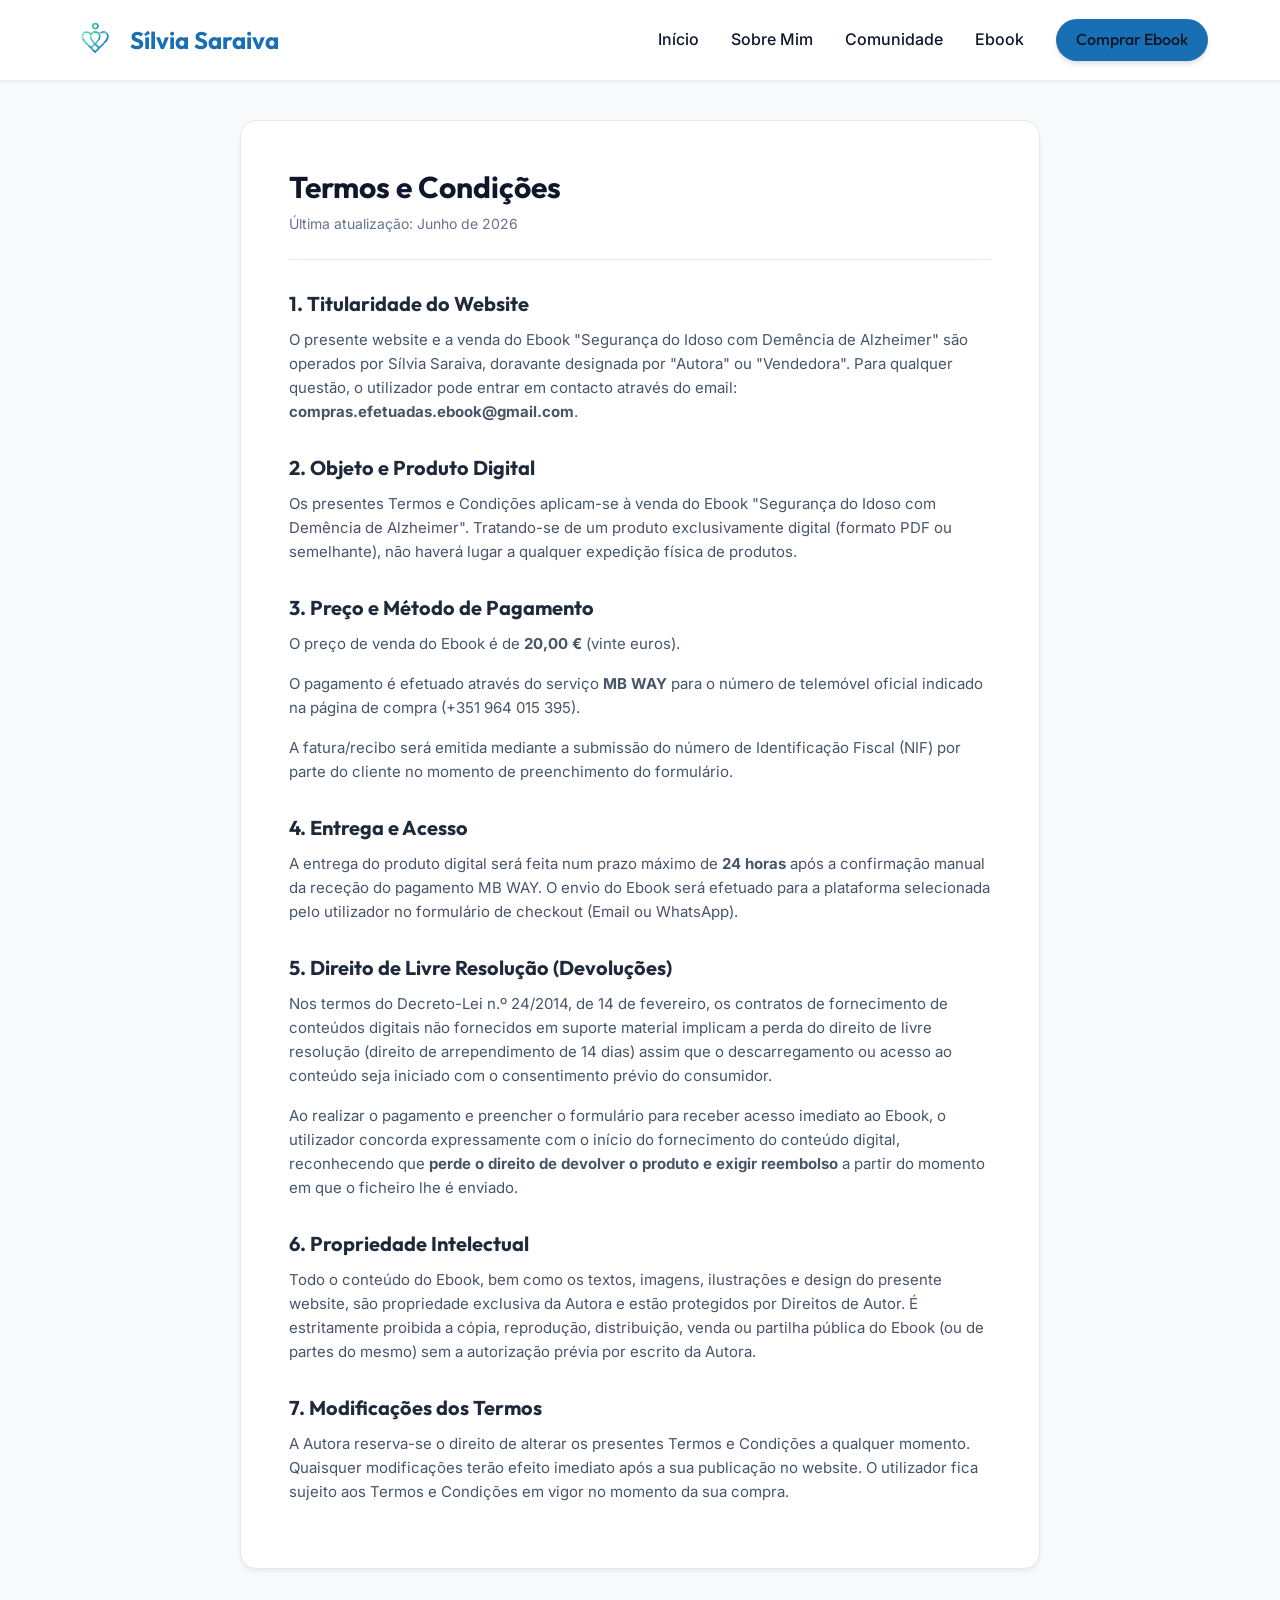
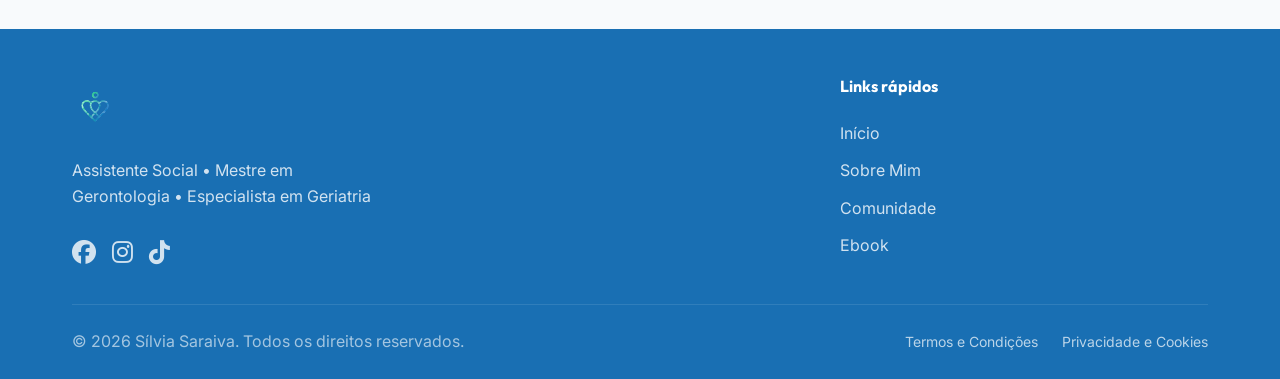
<file: termos.html>
<!DOCTYPE html>
<html lang="pt-PT">
<head>
  <meta charset="UTF-8">
  <meta name="viewport" content="width=device-width, initial-scale=1.0">
  <title>Termos e Condições - Sílvia Saraiva</title>
  
  <link rel="preconnect" href="https://fonts.googleapis.com">
  <link rel="preconnect" href="https://fonts.gstatic.com" crossorigin>
  <link href="https://fonts.googleapis.com/css2?family=Inter:wght@400;500;600&family=Outfit:wght@500;600;700&display=swap" rel="stylesheet">
  <link rel="stylesheet" href="https://cdnjs.cloudflare.com/ajax/libs/font-awesome/6.4.0/css/all.min.css">
  
  <link rel="stylesheet" href="css/variables.css">
  <link rel="stylesheet" href="css/styles.css">
  
  <style>
    body { background-color: #f8fafc; }
    .legal-content-wrapper {
      padding: 120px 1.5rem 60px;
    }
    .legal-content {
      max-width: 800px;
      margin: 0 auto;
      padding: 3rem;
      background-color: white;
      box-shadow: 0 4px 6px -1px rgba(0,0,0,0.05), 0 2px 4px -1px rgba(0,0,0,0.03);
      border-radius: var(--radius-md);
      border: 1px solid #e2e8f0;
    }
    .legal-content h1 {
      font-size: 1.875rem;
      color: #0f172a;
      margin-bottom: 0.5rem;
    }
    .legal-content .last-updated {
      color: #64748b;
      font-size: 0.875rem;
      margin-bottom: 2rem;
      padding-bottom: 1.5rem;
      border-bottom: 1px solid #e2e8f0;
    }
    .legal-content h2 {
      font-size: 1.25rem;
      color: #1e293b;
      margin-top: 2rem;
      margin-bottom: 0.75rem;
    }
    .legal-content p, .legal-content li {
      color: #475569;
      line-height: 1.6;
      margin-bottom: 1rem;
      font-size: 0.9375rem;
    }
    @media (max-width: 768px) {
      .legal-content { padding: 1.5rem; }
    }
  </style>
</head>
<body>

  <!-- Navbar -->
  <nav class="navbar" style="background: var(--color-surface); box-shadow: var(--shadow-sm);">
    <div class="container">
      <a href="index.html" class="logo" style="display: flex; align-items: center; gap: 0.75rem;">
        <img src="assets/images/media__1782418586948.png" alt="Sílvia Saraiva Logo" style="height: 65px;">
        <span style="font-size: 1.5rem; font-weight: 700; color: var(--color-primary);">Sílvia Saraiva</span>
      </a>
      
      <button class="mobile-menu-btn">
        <i class="fa-solid fa-bars"></i>
      </button>

      <ul class="nav-links">
        <li><a href="index.html#inicio">Início</a></li>
        <li><a href="index.html#sobre">Sobre Mim</a></li>
        <li><a href="index.html#comunidade">Comunidade</a></li>
        <li><a href="ebook.html">Ebook</a></li>
        <li>
          <a href="ebook.html" class="btn btn-primary nav-cta">Comprar Ebook</a>
        </li>
      </ul>
    </div>
  </nav>

  <div class="legal-content-wrapper">
    <main class="legal-content fade-in">
      <h1>Termos e Condições</h1>
      <p class="last-updated">Última atualização: Junho de 2026</p>
    
    <h2>1. Titularidade do Website</h2>
    <p>O presente website e a venda do Ebook "Segurança do Idoso com Demência de Alzheimer" são operados por Sílvia Saraiva, doravante designada por "Autora" ou "Vendedora". Para qualquer questão, o utilizador pode entrar em contacto através do email: <strong>compras.efetuadas.ebook@gmail.com</strong>.</p>
    
    <h2>2. Objeto e Produto Digital</h2>
    <p>Os presentes Termos e Condições aplicam-se à venda do Ebook "Segurança do Idoso com Demência de Alzheimer". Tratando-se de um produto exclusivamente digital (formato PDF ou semelhante), não haverá lugar a qualquer expedição física de produtos.</p>

    <h2>3. Preço e Método de Pagamento</h2>
    <ul>
      <li>O preço de venda do Ebook é de <strong>20,00 €</strong> (vinte euros).</li>
      <li>O pagamento é efetuado através do serviço <strong>MB WAY</strong> para o número de telemóvel oficial indicado na página de compra (+351 964 015 395).</li>
      <li>A fatura/recibo será emitida mediante a submissão do número de Identificação Fiscal (NIF) por parte do cliente no momento de preenchimento do formulário.</li>
    </ul>

    <h2>4. Entrega e Acesso</h2>
    <p>A entrega do produto digital será feita num prazo máximo de <strong>24 horas</strong> após a confirmação manual da receção do pagamento MB WAY. O envio do Ebook será efetuado para a plataforma selecionada pelo utilizador no formulário de checkout (Email ou WhatsApp).</p>

    <h2>5. Direito de Livre Resolução (Devoluções)</h2>
    <p>Nos termos do Decreto-Lei n.º 24/2014, de 14 de fevereiro, os contratos de fornecimento de conteúdos digitais não fornecidos em suporte material implicam a perda do direito de livre resolução (direito de arrependimento de 14 dias) assim que o descarregamento ou acesso ao conteúdo seja iniciado com o consentimento prévio do consumidor.</p>
    <p>Ao realizar o pagamento e preencher o formulário para receber acesso imediato ao Ebook, o utilizador concorda expressamente com o início do fornecimento do conteúdo digital, reconhecendo que <strong>perde o direito de devolver o produto e exigir reembolso</strong> a partir do momento em que o ficheiro lhe é enviado.</p>

    <h2>6. Propriedade Intelectual</h2>
    <p>Todo o conteúdo do Ebook, bem como os textos, imagens, ilustrações e design do presente website, são propriedade exclusiva da Autora e estão protegidos por Direitos de Autor. É estritamente proibida a cópia, reprodução, distribuição, venda ou partilha pública do Ebook (ou de partes do mesmo) sem a autorização prévia por escrito da Autora.</p>

    <h2>7. Modificações dos Termos</h2>
    <p>A Autora reserva-se o direito de alterar os presentes Termos e Condições a qualquer momento. Quaisquer modificações terão efeito imediato após a sua publicação no website. O utilizador fica sujeito aos Termos e Condições em vigor no momento da sua compra.</p>
    </main>
  </div>

  <!-- Rodapé -->
  <footer>
    <div class="container">
      <div class="footer-grid">
        <div class="footer-col">
          <div class="logo mb-2" style="color: white; display: flex; align-items: center; gap: 0.5rem;">
            <img src="assets/images/media__1782418586948.png" alt="Sílvia Saraiva Logo" style="height: 65px;"> 
          </div>
          <p style="color: rgba(255,255,255,0.8); max-width: 300px; margin-bottom: 1.5rem;">
            Assistente Social • Mestre em Gerontologia • Especialista em Geriatria
          </p>
          <div style="display: flex; gap: 1rem; font-size: 1.5rem;">
            <a href="https://www.facebook.com/silviaalexandra.saraiva" target="_blank" style="color: white; opacity: 0.8; transition: opacity 0.2s;"><i class="fa-brands fa-facebook"></i></a>
            <a href="https://www.instagram.com/_saraivasilvia/" target="_blank" style="color: white; opacity: 0.8; transition: opacity 0.2s;"><i class="fa-brands fa-instagram"></i></a>
            <a href="https://www.tiktok.com/@79ssaraiva?lang=pt-BR" target="_blank" style="color: white; opacity: 0.8; transition: opacity 0.2s;"><i class="fa-brands fa-tiktok"></i></a>
          </div>
        </div>
        
        <div class="footer-col">
          <h4>Links rápidos</h4>
          <ul class="footer-links">
            <li><a href="index.html">Início</a></li>
            <li><a href="index.html#sobre">Sobre Mim</a></li>
            <li><a href="index.html#comunidade">Comunidade</a></li>
            <li><a href="ebook.html">Ebook</a></li>
          </ul>
        </div>
      </div>
      
      <div class="footer-bottom">
        <p>&copy; 2026 Sílvia Saraiva. Todos os direitos reservados.</p>
        <div class="footer-legal-links">
          <a href="termos.html">Termos e Condições</a>
          <a href="privacidade.html">Privacidade e Cookies</a>
        </div>
      </div>
    </div>
  </footer>

  <script src="js/main.js"></script>
</body>
</html>
</file>
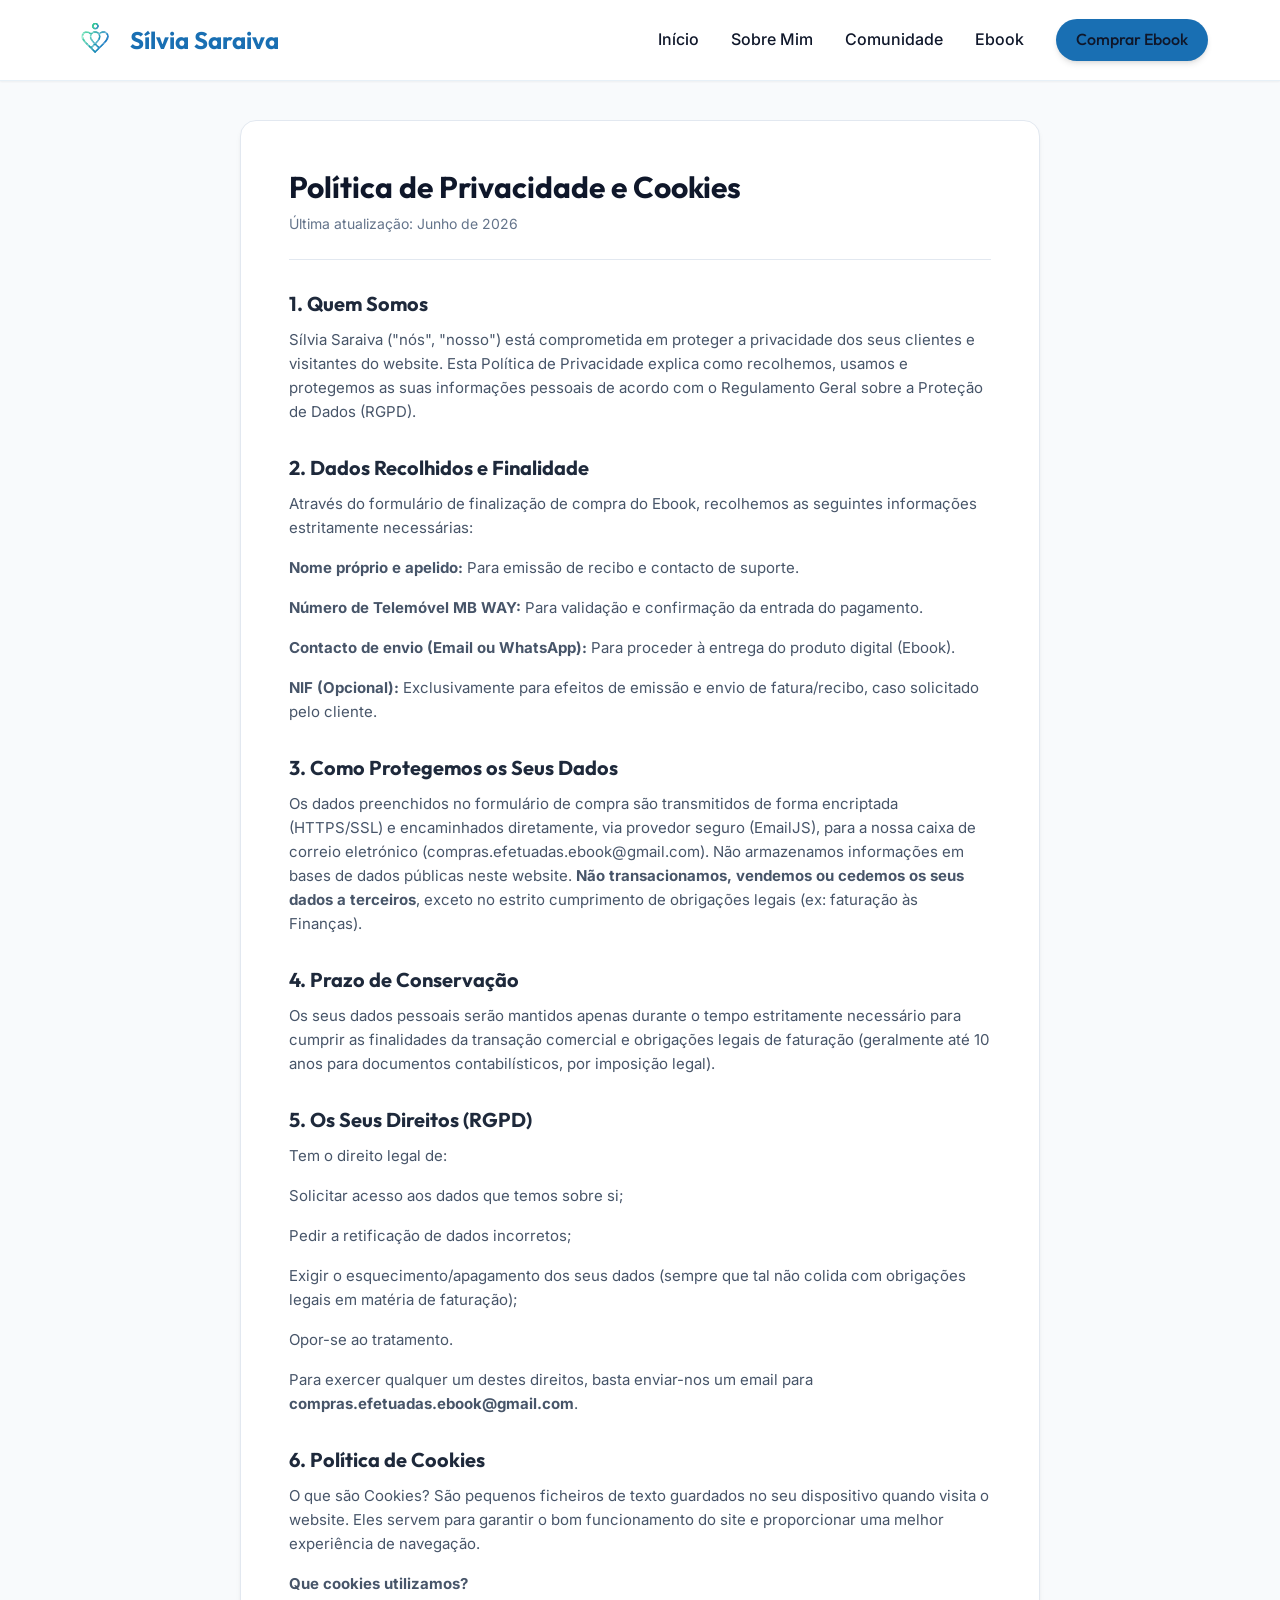
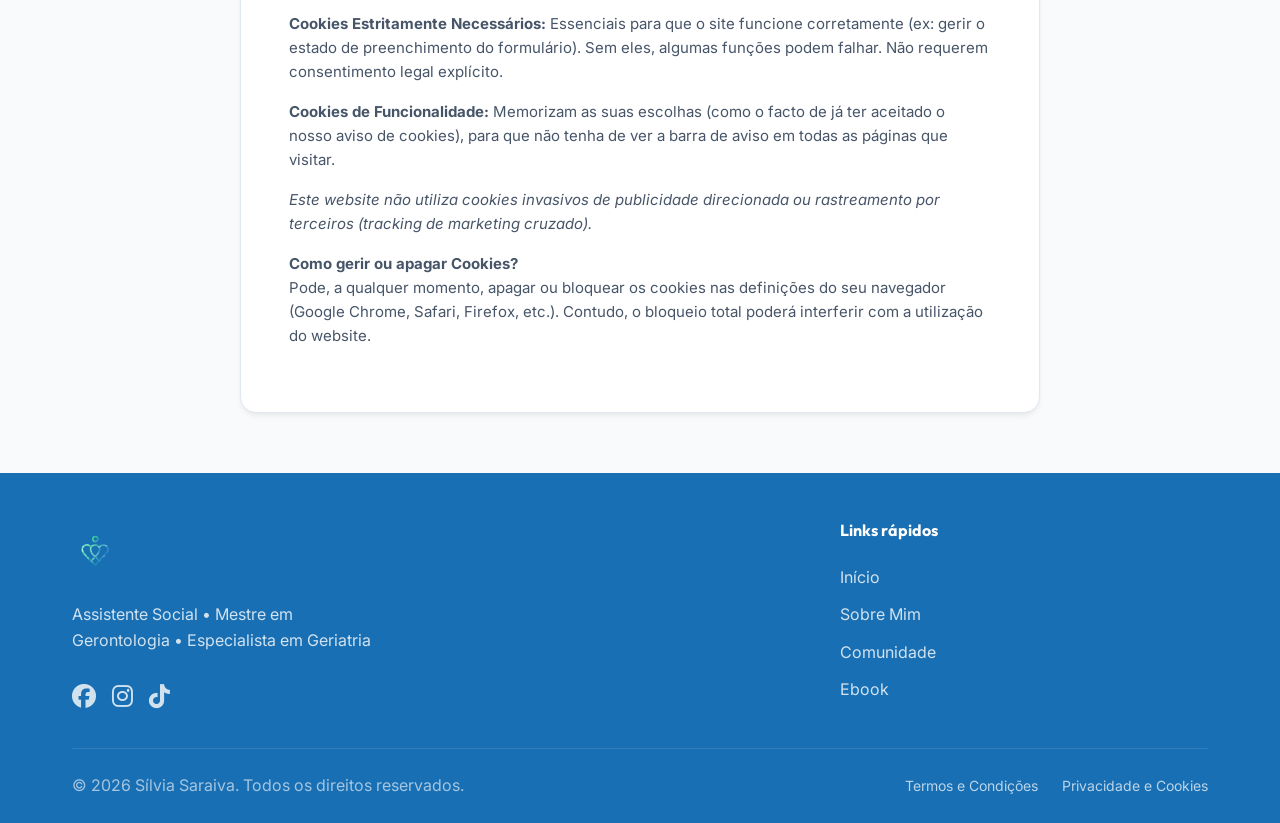
<file: silvia-saraiva/privacidade.html>
<!DOCTYPE html>
<html lang="pt-PT">
<head>
  <meta charset="UTF-8">
  <meta name="viewport" content="width=device-width, initial-scale=1.0">
  <title>Privacidade e Cookies - Sílvia Saraiva</title>
  
  <link rel="preconnect" href="https://fonts.googleapis.com">
  <link rel="preconnect" href="https://fonts.gstatic.com" crossorigin>
  <link href="https://fonts.googleapis.com/css2?family=Inter:wght@400;500;600&family=Outfit:wght@500;600;700&display=swap" rel="stylesheet">
  <link rel="stylesheet" href="https://cdnjs.cloudflare.com/ajax/libs/font-awesome/6.4.0/css/all.min.css">
  
  <link rel="stylesheet" href="css/variables.css">
  <link rel="stylesheet" href="css/styles.css">
  
  <style>
    body { background-color: #f8fafc; }
    .legal-content-wrapper {
      padding: 120px 1.5rem 60px;
    }
    .legal-content {
      max-width: 800px;
      margin: 0 auto;
      padding: 3rem;
      background-color: white;
      box-shadow: 0 4px 6px -1px rgba(0,0,0,0.05), 0 2px 4px -1px rgba(0,0,0,0.03);
      border-radius: var(--radius-md);
      border: 1px solid #e2e8f0;
    }
    .legal-content h1 {
      font-size: 1.875rem;
      color: #0f172a;
      margin-bottom: 0.5rem;
    }
    .legal-content .last-updated {
      color: #64748b;
      font-size: 0.875rem;
      margin-bottom: 2rem;
      padding-bottom: 1.5rem;
      border-bottom: 1px solid #e2e8f0;
    }
    .legal-content h2 {
      font-size: 1.25rem;
      color: #1e293b;
      margin-top: 2rem;
      margin-bottom: 0.75rem;
    }
    .legal-content p, .legal-content li {
      color: #475569;
      line-height: 1.6;
      margin-bottom: 1rem;
      font-size: 0.9375rem;
    }
    @media (max-width: 768px) {
      .legal-content { padding: 1.5rem; }
    }
  </style>
</head>
<body>

  <!-- Navbar -->
  <nav class="navbar" style="background: var(--color-surface); box-shadow: var(--shadow-sm);">
    <div class="container">
      <a href="index.html" class="logo" style="display: flex; align-items: center; gap: 0.75rem;">
        <img src="assets/images/media__1782418586948.png" alt="Sílvia Saraiva Logo" style="height: 65px;">
        <span style="font-size: 1.5rem; font-weight: 700; color: var(--color-primary);">Sílvia Saraiva</span>
      </a>
      
      <button class="mobile-menu-btn">
        <i class="fa-solid fa-bars"></i>
      </button>

      <ul class="nav-links">
        <li><a href="index.html#inicio">Início</a></li>
        <li><a href="index.html#sobre">Sobre Mim</a></li>
        <li><a href="index.html#comunidade">Comunidade</a></li>
        <li><a href="ebook.html">Ebook</a></li>
        <li>
          <a href="ebook.html" class="btn btn-primary nav-cta">Comprar Ebook</a>
        </li>
      </ul>
    </div>
  </nav>

  <div class="legal-content-wrapper">
    <main class="legal-content fade-in">
      <h1>Política de Privacidade e Cookies</h1>
      <p class="last-updated">Última atualização: Junho de 2026</p>
    
    <h2>1. Quem Somos</h2>
    <p>Sílvia Saraiva ("nós", "nosso") está comprometida em proteger a privacidade dos seus clientes e visitantes do website. Esta Política de Privacidade explica como recolhemos, usamos e protegemos as suas informações pessoais de acordo com o Regulamento Geral sobre a Proteção de Dados (RGPD).</p>

    <h2>2. Dados Recolhidos e Finalidade</h2>
    <p>Através do formulário de finalização de compra do Ebook, recolhemos as seguintes informações estritamente necessárias:</p>
    <ul>
      <li><strong>Nome próprio e apelido:</strong> Para emissão de recibo e contacto de suporte.</li>
      <li><strong>Número de Telemóvel MB WAY:</strong> Para validação e confirmação da entrada do pagamento.</li>
      <li><strong>Contacto de envio (Email ou WhatsApp):</strong> Para proceder à entrega do produto digital (Ebook).</li>
      <li><strong>NIF (Opcional):</strong> Exclusivamente para efeitos de emissão e envio de fatura/recibo, caso solicitado pelo cliente.</li>
    </ul>

    <h2>3. Como Protegemos os Seus Dados</h2>
    <p>Os dados preenchidos no formulário de compra são transmitidos de forma encriptada (HTTPS/SSL) e encaminhados diretamente, via provedor seguro (EmailJS), para a nossa caixa de correio eletrónico (compras.efetuadas.ebook@gmail.com). Não armazenamos informações em bases de dados públicas neste website. <strong>Não transacionamos, vendemos ou cedemos os seus dados a terceiros</strong>, exceto no estrito cumprimento de obrigações legais (ex: faturação às Finanças).</p>

    <h2>4. Prazo de Conservação</h2>
    <p>Os seus dados pessoais serão mantidos apenas durante o tempo estritamente necessário para cumprir as finalidades da transação comercial e obrigações legais de faturação (geralmente até 10 anos para documentos contabilísticos, por imposição legal).</p>

    <h2>5. Os Seus Direitos (RGPD)</h2>
    <p>Tem o direito legal de:</p>
    <ul>
      <li>Solicitar acesso aos dados que temos sobre si;</li>
      <li>Pedir a retificação de dados incorretos;</li>
      <li>Exigir o esquecimento/apagamento dos seus dados (sempre que tal não colida com obrigações legais em matéria de faturação);</li>
      <li>Opor-se ao tratamento.</li>
    </ul>
    <p>Para exercer qualquer um destes direitos, basta enviar-nos um email para <strong>compras.efetuadas.ebook@gmail.com</strong>.</p>

    <h2>6. Política de Cookies</h2>
    <p>O que são Cookies? São pequenos ficheiros de texto guardados no seu dispositivo quando visita o website. Eles servem para garantir o bom funcionamento do site e proporcionar uma melhor experiência de navegação.</p>
    
    <p><strong>Que cookies utilizamos?</strong></p>
    <ul>
      <li><strong>Cookies Estritamente Necessários:</strong> Essenciais para que o site funcione corretamente (ex: gerir o estado de preenchimento do formulário). Sem eles, algumas funções podem falhar. Não requerem consentimento legal explícito.</li>
      <li><strong>Cookies de Funcionalidade:</strong> Memorizam as suas escolhas (como o facto de já ter aceitado o nosso aviso de cookies), para que não tenha de ver a barra de aviso em todas as páginas que visitar.</li>
    </ul>
    <p><em>Este website não utiliza cookies invasivos de publicidade direcionada ou rastreamento por terceiros (tracking de marketing cruzado).</em></p>
    
    <p><strong>Como gerir ou apagar Cookies?</strong><br>
    Pode, a qualquer momento, apagar ou bloquear os cookies nas definições do seu navegador (Google Chrome, Safari, Firefox, etc.). Contudo, o bloqueio total poderá interferir com a utilização do website.</p>
    </main>
  </div>

  <!-- Rodapé -->
  <footer>
    <div class="container">
      <div class="footer-grid">
        <div class="footer-col">
          <div class="logo mb-2" style="color: white; display: flex; align-items: center; gap: 0.5rem;">
            <img src="assets/images/media__1782418586948.png" alt="Sílvia Saraiva Logo" style="height: 65px;"> 
          </div>
          <p style="color: rgba(255,255,255,0.8); max-width: 300px; margin-bottom: 1.5rem;">
            Assistente Social • Mestre em Gerontologia • Especialista em Geriatria
          </p>
          <div style="display: flex; gap: 1rem; font-size: 1.5rem;">
            <a href="https://www.facebook.com/silviaalexandra.saraiva" target="_blank" style="color: white; opacity: 0.8; transition: opacity 0.2s;"><i class="fa-brands fa-facebook"></i></a>
            <a href="https://www.instagram.com/_saraivasilvia/" target="_blank" style="color: white; opacity: 0.8; transition: opacity 0.2s;"><i class="fa-brands fa-instagram"></i></a>
            <a href="https://www.tiktok.com/@79ssaraiva?lang=pt-BR" target="_blank" style="color: white; opacity: 0.8; transition: opacity 0.2s;"><i class="fa-brands fa-tiktok"></i></a>
          </div>
        </div>
        
        <div class="footer-col">
          <h4>Links rápidos</h4>
          <ul class="footer-links">
            <li><a href="index.html">Início</a></li>
            <li><a href="index.html#sobre">Sobre Mim</a></li>
            <li><a href="index.html#comunidade">Comunidade</a></li>
            <li><a href="ebook.html">Ebook</a></li>
          </ul>
        </div>
      </div>
      
      <div class="footer-bottom">
        <p>&copy; 2026 Sílvia Saraiva. Todos os direitos reservados.</p>
        <div class="footer-legal-links">
          <a href="termos.html">Termos e Condições</a>
          <a href="privacidade.html">Privacidade e Cookies</a>
        </div>
      </div>
    </div>
  </footer>

  <script src="js/main.js"></script>
</body>
</html>
</file>
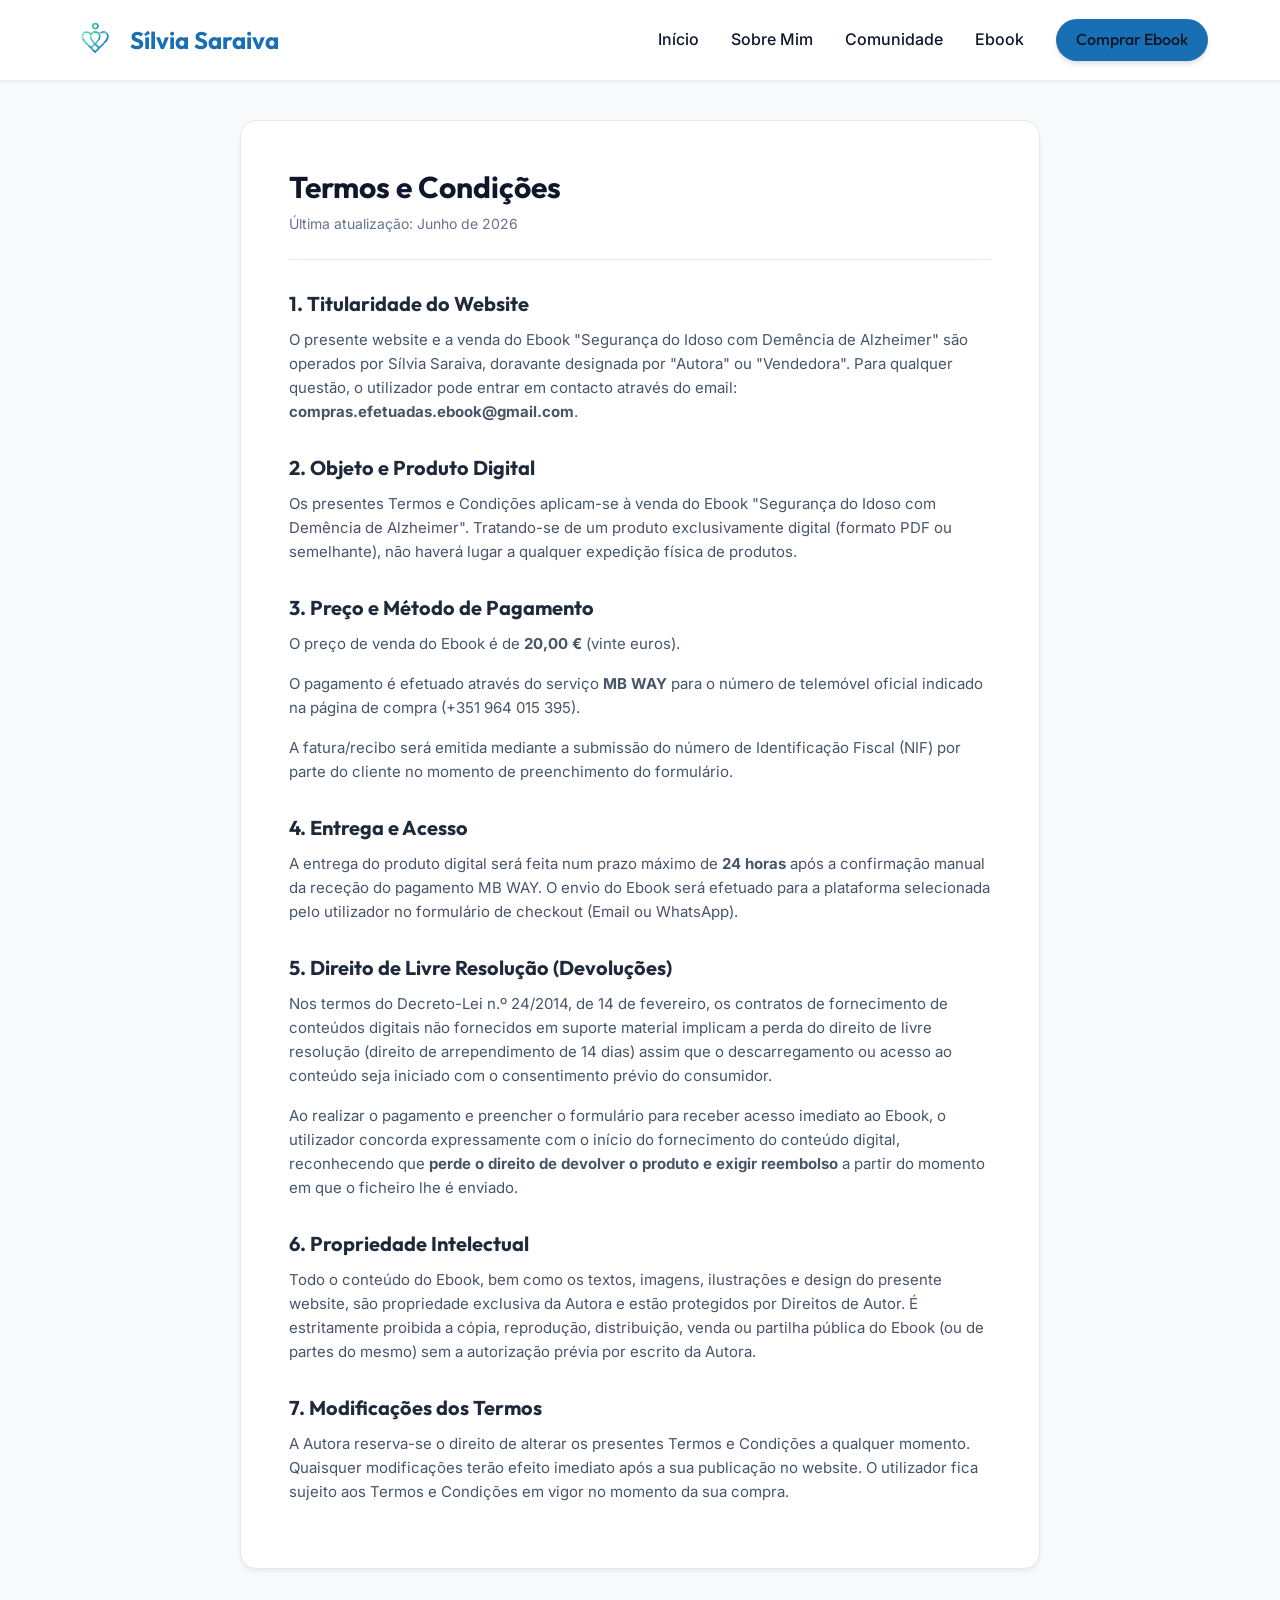
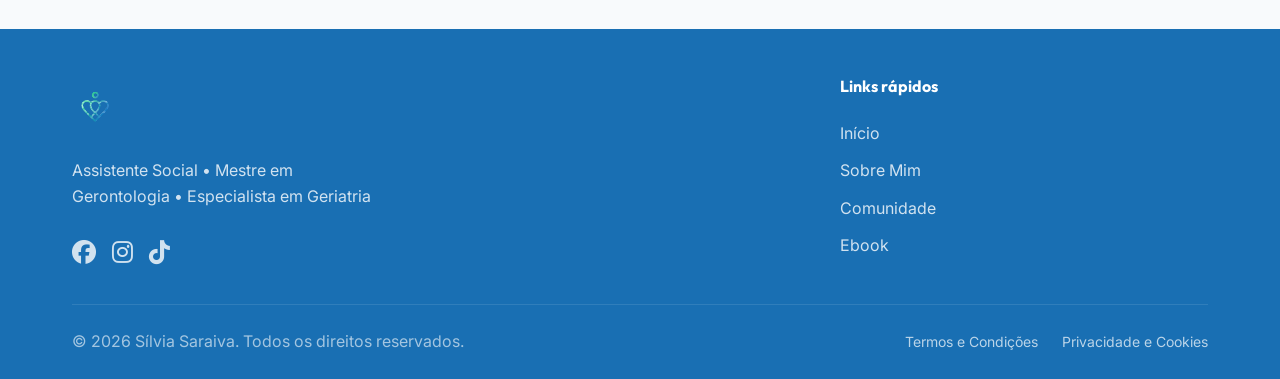
<file: silvia-saraiva/termos.html>
<!DOCTYPE html>
<html lang="pt-PT">
<head>
  <meta charset="UTF-8">
  <meta name="viewport" content="width=device-width, initial-scale=1.0">
  <title>Termos e Condições - Sílvia Saraiva</title>
  
  <link rel="preconnect" href="https://fonts.googleapis.com">
  <link rel="preconnect" href="https://fonts.gstatic.com" crossorigin>
  <link href="https://fonts.googleapis.com/css2?family=Inter:wght@400;500;600&family=Outfit:wght@500;600;700&display=swap" rel="stylesheet">
  <link rel="stylesheet" href="https://cdnjs.cloudflare.com/ajax/libs/font-awesome/6.4.0/css/all.min.css">
  
  <link rel="stylesheet" href="css/variables.css">
  <link rel="stylesheet" href="css/styles.css">
  
  <style>
    body { background-color: #f8fafc; }
    .legal-content-wrapper {
      padding: 120px 1.5rem 60px;
    }
    .legal-content {
      max-width: 800px;
      margin: 0 auto;
      padding: 3rem;
      background-color: white;
      box-shadow: 0 4px 6px -1px rgba(0,0,0,0.05), 0 2px 4px -1px rgba(0,0,0,0.03);
      border-radius: var(--radius-md);
      border: 1px solid #e2e8f0;
    }
    .legal-content h1 {
      font-size: 1.875rem;
      color: #0f172a;
      margin-bottom: 0.5rem;
    }
    .legal-content .last-updated {
      color: #64748b;
      font-size: 0.875rem;
      margin-bottom: 2rem;
      padding-bottom: 1.5rem;
      border-bottom: 1px solid #e2e8f0;
    }
    .legal-content h2 {
      font-size: 1.25rem;
      color: #1e293b;
      margin-top: 2rem;
      margin-bottom: 0.75rem;
    }
    .legal-content p, .legal-content li {
      color: #475569;
      line-height: 1.6;
      margin-bottom: 1rem;
      font-size: 0.9375rem;
    }
    @media (max-width: 768px) {
      .legal-content { padding: 1.5rem; }
    }
  </style>
</head>
<body>

  <!-- Navbar -->
  <nav class="navbar" style="background: var(--color-surface); box-shadow: var(--shadow-sm);">
    <div class="container">
      <a href="index.html" class="logo" style="display: flex; align-items: center; gap: 0.75rem;">
        <img src="assets/images/media__1782418586948.png" alt="Sílvia Saraiva Logo" style="height: 65px;">
        <span style="font-size: 1.5rem; font-weight: 700; color: var(--color-primary);">Sílvia Saraiva</span>
      </a>
      
      <button class="mobile-menu-btn">
        <i class="fa-solid fa-bars"></i>
      </button>

      <ul class="nav-links">
        <li><a href="index.html#inicio">Início</a></li>
        <li><a href="index.html#sobre">Sobre Mim</a></li>
        <li><a href="index.html#comunidade">Comunidade</a></li>
        <li><a href="ebook.html">Ebook</a></li>
        <li>
          <a href="ebook.html" class="btn btn-primary nav-cta">Comprar Ebook</a>
        </li>
      </ul>
    </div>
  </nav>

  <div class="legal-content-wrapper">
    <main class="legal-content fade-in">
      <h1>Termos e Condições</h1>
      <p class="last-updated">Última atualização: Junho de 2026</p>
    
    <h2>1. Titularidade do Website</h2>
    <p>O presente website e a venda do Ebook "Segurança do Idoso com Demência de Alzheimer" são operados por Sílvia Saraiva, doravante designada por "Autora" ou "Vendedora". Para qualquer questão, o utilizador pode entrar em contacto através do email: <strong>compras.efetuadas.ebook@gmail.com</strong>.</p>
    
    <h2>2. Objeto e Produto Digital</h2>
    <p>Os presentes Termos e Condições aplicam-se à venda do Ebook "Segurança do Idoso com Demência de Alzheimer". Tratando-se de um produto exclusivamente digital (formato PDF ou semelhante), não haverá lugar a qualquer expedição física de produtos.</p>

    <h2>3. Preço e Método de Pagamento</h2>
    <ul>
      <li>O preço de venda do Ebook é de <strong>20,00 €</strong> (vinte euros).</li>
      <li>O pagamento é efetuado através do serviço <strong>MB WAY</strong> para o número de telemóvel oficial indicado na página de compra (+351 964 015 395).</li>
      <li>A fatura/recibo será emitida mediante a submissão do número de Identificação Fiscal (NIF) por parte do cliente no momento de preenchimento do formulário.</li>
    </ul>

    <h2>4. Entrega e Acesso</h2>
    <p>A entrega do produto digital será feita num prazo máximo de <strong>24 horas</strong> após a confirmação manual da receção do pagamento MB WAY. O envio do Ebook será efetuado para a plataforma selecionada pelo utilizador no formulário de checkout (Email ou WhatsApp).</p>

    <h2>5. Direito de Livre Resolução (Devoluções)</h2>
    <p>Nos termos do Decreto-Lei n.º 24/2014, de 14 de fevereiro, os contratos de fornecimento de conteúdos digitais não fornecidos em suporte material implicam a perda do direito de livre resolução (direito de arrependimento de 14 dias) assim que o descarregamento ou acesso ao conteúdo seja iniciado com o consentimento prévio do consumidor.</p>
    <p>Ao realizar o pagamento e preencher o formulário para receber acesso imediato ao Ebook, o utilizador concorda expressamente com o início do fornecimento do conteúdo digital, reconhecendo que <strong>perde o direito de devolver o produto e exigir reembolso</strong> a partir do momento em que o ficheiro lhe é enviado.</p>

    <h2>6. Propriedade Intelectual</h2>
    <p>Todo o conteúdo do Ebook, bem como os textos, imagens, ilustrações e design do presente website, são propriedade exclusiva da Autora e estão protegidos por Direitos de Autor. É estritamente proibida a cópia, reprodução, distribuição, venda ou partilha pública do Ebook (ou de partes do mesmo) sem a autorização prévia por escrito da Autora.</p>

    <h2>7. Modificações dos Termos</h2>
    <p>A Autora reserva-se o direito de alterar os presentes Termos e Condições a qualquer momento. Quaisquer modificações terão efeito imediato após a sua publicação no website. O utilizador fica sujeito aos Termos e Condições em vigor no momento da sua compra.</p>
    </main>
  </div>

  <!-- Rodapé -->
  <footer>
    <div class="container">
      <div class="footer-grid">
        <div class="footer-col">
          <div class="logo mb-2" style="color: white; display: flex; align-items: center; gap: 0.5rem;">
            <img src="assets/images/media__1782418586948.png" alt="Sílvia Saraiva Logo" style="height: 65px;"> 
          </div>
          <p style="color: rgba(255,255,255,0.8); max-width: 300px; margin-bottom: 1.5rem;">
            Assistente Social • Mestre em Gerontologia • Especialista em Geriatria
          </p>
          <div style="display: flex; gap: 1rem; font-size: 1.5rem;">
            <a href="https://www.facebook.com/silviaalexandra.saraiva" target="_blank" style="color: white; opacity: 0.8; transition: opacity 0.2s;"><i class="fa-brands fa-facebook"></i></a>
            <a href="https://www.instagram.com/_saraivasilvia/" target="_blank" style="color: white; opacity: 0.8; transition: opacity 0.2s;"><i class="fa-brands fa-instagram"></i></a>
            <a href="https://www.tiktok.com/@79ssaraiva?lang=pt-BR" target="_blank" style="color: white; opacity: 0.8; transition: opacity 0.2s;"><i class="fa-brands fa-tiktok"></i></a>
          </div>
        </div>
        
        <div class="footer-col">
          <h4>Links rápidos</h4>
          <ul class="footer-links">
            <li><a href="index.html">Início</a></li>
            <li><a href="index.html#sobre">Sobre Mim</a></li>
            <li><a href="index.html#comunidade">Comunidade</a></li>
            <li><a href="ebook.html">Ebook</a></li>
          </ul>
        </div>
      </div>
      
      <div class="footer-bottom">
        <p>&copy; 2026 Sílvia Saraiva. Todos os direitos reservados.</p>
        <div class="footer-legal-links">
          <a href="termos.html">Termos e Condições</a>
          <a href="privacidade.html">Privacidade e Cookies</a>
        </div>
      </div>
    </div>
  </footer>

  <script src="js/main.js"></script>
</body>
</html>
</file>
<file: css/variables.css>
:root {
  --color-primary: #196FB3; /* Azul do fundo do logo */
  --color-secondary: #27C5A9; /* Turquesa/Verde do topo do logo */
  --color-tertiary: #1C9BAE; /* Azul claro / Gradiente intermédio */
  --color-background: #F8FAFC;
  --color-background-alt: #E8F6F9; /* Azul bem claro derivado do logo */
  --color-surface: #FFFFFF;
  --color-text-main: #0F172A;
  --color-text-muted: #475569;
  
  --font-primary: 'Outfit', sans-serif;
  --font-secondary: 'Inter', sans-serif;
  
  --radius-sm: 8px;
  --radius-md: 16px;
  --radius-lg: 24px;
  --radius-full: 9999px;

  --shadow-sm: 0 1px 2px 0 rgb(0 0 0 / 0.05);
  --shadow-md: 0 4px 6px -1px rgb(0 0 0 / 0.1), 0 2px 4px -2px rgb(0 0 0 / 0.1);
  --shadow-lg: 0 10px 15px -3px rgb(0 0 0 / 0.1), 0 4px 6px -4px rgb(0 0 0 / 0.1);
  --shadow-hover: 0 20px 25px -5px rgb(0 0 0 / 0.1), 0 8px 10px -6px rgb(0 0 0 / 0.1);
  
  --transition: all 0.3s cubic-bezier(0.4, 0, 0.2, 1);
  --spacing-section: 120px;
}
</file>
<file: css/styles.css>
* {
  margin: 0;
  padding: 0;
  box-sizing: border-box;
}

html {
  scroll-behavior: smooth;
  font-size: 16px;
}

body {
  font-family: var(--font-secondary);
  color: var(--color-text-main);
  background-color: var(--color-background);
  line-height: 1.6;
  overflow-x: hidden;
  width: 100%;
  overflow-wrap: break-word;
  word-wrap: break-word;
}

h1, h2, h3, h4, h5, h6 {
  font-family: var(--font-primary);
  color: var(--color-primary);
  line-height: 1.2;
  margin-bottom: 1rem;
}

a {
  text-decoration: none;
  color: inherit;
  transition: var(--transition);
}

ul {
  list-style: none;
}

img {
  max-width: 100%;
  height: auto;
  display: block;
}

.container {
  width: 100%;
  max-width: 1200px;
  margin: 0 auto;
  padding: 0 2rem;
}

/* Typography */
.text-center { text-align: center; }
.text-primary { color: var(--color-primary); }
.text-muted { color: var(--color-text-muted); }
.text-tertiary { color: var(--color-tertiary); }
.mb-1 { margin-bottom: 0.5rem; }
.mb-2 { margin-bottom: 1rem; }
.mb-3 { margin-bottom: 1.5rem; }
.mb-4 { margin-bottom: 2rem; }
.mt-4 { margin-top: 2rem; }

/* Buttons */
.btn {
  display: inline-flex;
  align-items: center;
  justify-content: center;
  padding: 0.875rem 2rem;
  border-radius: var(--radius-full);
  font-weight: 600;
  font-family: var(--font-primary);
  transition: var(--transition);
  cursor: pointer;
  border: none;
  font-size: 1.125rem;
}

.btn-primary {
  background-color: var(--color-primary);
  color: var(--color-surface);
  box-shadow: var(--shadow-md);
}

.btn-primary:hover {
  background-color: #112643;
  transform: translateY(-2px);
  box-shadow: var(--shadow-hover);
}

.btn-secondary {
  background-color: transparent;
  color: var(--color-primary);
  border: 2px solid var(--color-primary);
}

.btn-secondary:hover {
  background-color: var(--color-primary);
  color: var(--color-surface);
}

.btn-tertiary {
  background-color: var(--color-tertiary);
  color: var(--color-surface);
  box-shadow: var(--shadow-md);
}

.btn-tertiary:hover {
  background-color: #0f9384;
  transform: translateY(-2px);
  box-shadow: var(--shadow-hover);
}

/* Navbar */
.navbar {
  position: fixed;
  top: 0;
  left: 0;
  width: 100%;
  background: rgba(232, 246, 249, 0.98); /* var(--color-background-alt) com opacidade */
  backdrop-filter: blur(10px);
  z-index: 1000;
  box-shadow: var(--shadow-sm);
  border-bottom: 1px solid rgba(25, 111, 179, 0.1);
  transition: var(--transition);
}

.navbar .container {
  display: flex;
  justify-content: space-between;
  align-items: center;
  height: 80px;
}

.logo {
  font-family: var(--font-primary);
  font-weight: 700;
  font-size: 1.5rem;
  color: var(--color-primary);
  display: flex;
  align-items: center;
  gap: 0.5rem;
}

.nav-links {
  display: flex;
  gap: 2rem;
  align-items: center;
}

.nav-links a {
  font-weight: 500;
  color: var(--color-text-main);
}

.nav-links a:hover {
  color: var(--color-tertiary);
}

.nav-cta {
  padding: 0.5rem 1.25rem;
  font-size: 1rem;
}

.mobile-menu-btn {
  display: none;
  background: none;
  border: none;
  font-size: 1.5rem;
  color: var(--color-primary);
  cursor: pointer;
}

/* Sections */
section {
  padding: var(--spacing-section) 0;
}

.section-light {
  background-color: var(--color-background-alt);
}

.grid-2 {
  display: grid;
  grid-template-columns: 1fr 1fr;
  gap: 4rem;
  align-items: center;
}

/* Cards */
.card {
  background: var(--color-surface);
  padding: 2rem;
  border-radius: var(--radius-lg);
  box-shadow: var(--shadow-md);
  transition: var(--transition);
  height: 100%;
  display: flex;
  flex-direction: column;
}

.card:hover {
  transform: translateY(-5px);
  box-shadow: var(--shadow-lg);
}

.card-icon {
  font-size: 2.5rem;
  margin-bottom: 1rem;
  color: var(--color-tertiary);
}

.card-title {
  font-size: 1.25rem;
  margin-bottom: 0.5rem;
}

/* Animations */
.fade-in {
  opacity: 0;
  transform: translateY(20px);
  transition: opacity 0.8s ease-out, transform 0.8s ease-out;
}

.fade-in.visible {
  opacity: 1;
  transform: translateY(0);
}

/* Footer */
footer {
  background-color: var(--color-primary);
  color: var(--color-surface);
  padding: 3rem 0 1.5rem;
}

.footer-grid {
  display: grid;
  grid-template-columns: 2fr 1fr;
  gap: 2rem;
  margin-bottom: 2rem;
}

.footer-col h4 {
  color: var(--color-surface);
  margin-bottom: 1.5rem;
}

.footer-links li {
  margin-bottom: 0.75rem;
}

.footer-links a {
  color: rgba(255, 255, 255, 0.8);
}

.footer-links a:hover {
  color: var(--color-tertiary);
}

.footer-bottom {
  text-align: center;
  padding-top: 1.5rem;
  border-top: 1px solid rgba(255,255,255,0.1);
  color: rgba(255,255,255,0.6);
  display: flex;
  justify-content: space-between;
  align-items: center;
  flex-wrap: wrap;
  gap: 1rem;
}

.footer-legal-links {
  display: flex;
  gap: 1.5rem;
}

.footer-legal-links a {
  color: rgba(255,255,255,0.7);
  font-size: 0.875rem;
}

.footer-legal-links a:hover {
  color: white;
  text-decoration: underline;
}

@media (max-width: 768px) {
  .footer-grid {
    grid-template-columns: 1fr;
    gap: 2rem;
  }
  .footer-bottom {
    flex-direction: column;
  }
}

/* Responsive */
@media (max-width: 992px) {
  .grid-2 {
    grid-template-columns: 1fr;
    gap: 3rem;
  }
  
  :root {
    --spacing-section: 80px;
  }
}

@media (max-width: 768px) {
  .nav-links {
    display: none; /* Hide on mobile, you could implement a hamburger menu later */
  }
  
  .mobile-menu-btn {
    display: block;
  }
  
  h1 { font-size: 2.25rem !important; }
  h2 { font-size: 1.75rem !important; }
  
  .btn { padding: 0.75rem 1.5rem; font-size: 1rem; }
  
  .container { padding: 0 1.25rem; }
}

@media (max-width: 480px) {
  h1 { font-size: 1.875rem !important; }
  h2 { font-size: 1.5rem !important; }
  
  .about-cards {
    grid-template-columns: 1fr;
  }
  
  .grid-2 {
    gap: 2rem;
  }
  
  .hero {
    padding-top: 120px;
    padding-bottom: 60px;
  }
}

/* Utilities adicionais para responsividade inline */
@media (max-width: 768px) {
  .p-responsive { padding: 1.5rem !important; }
  .text-responsive { font-size: 3rem !important; }
  .modal-content { padding: 1.5rem !important; }
  .grid-2 { gap: 1.5rem !important; }
}

/* Specific Section Styles */

/* Hero */
.hero {
  padding-top: 160px;
  padding-bottom: 80px;
  min-height: 100vh;
  display: flex;
  align-items: center;
}

.hero h1 {
  font-size: 3.5rem;
  margin-bottom: 1.5rem;
}

.hero p {
  font-size: 1.25rem;
  color: var(--color-text-muted);
  margin-bottom: 2rem;
}

.hero-btns {
  display: flex;
  gap: 1rem;
  flex-wrap: wrap;
}

.hero-image-wrapper {
  position: relative;
  border-radius: var(--radius-lg);
  overflow: hidden;
  box-shadow: var(--shadow-lg);
}

.hero-image-wrapper::after {
  content: '';
  position: absolute;
  top: 0; left: 0; width: 100%; height: 100%;
  background: linear-gradient(135deg, rgba(20,184,166,0.2) 0%, rgba(255,255,255,0) 100%);
  pointer-events: none;
}

/* Sobre Mim */
.about-image {
  border-radius: var(--radius-lg);
  box-shadow: var(--shadow-lg);
  background-color: #ffffff;
  width: 100%;
  max-width: 480px;
  margin: 0 auto;
  display: block;
}

.about-cards {
  display: grid;
  grid-template-columns: 1fr 1fr;
  gap: 1rem;
  margin-top: 2rem;
}

.about-card-mini {
  background: var(--color-background-alt);
  padding: 1rem;
  border-radius: var(--radius-md);
  display: flex;
  align-items: center;
  gap: 0.75rem;
  font-weight: 500;
  color: var(--color-primary);
}

/* Missão */
.mission-quote {
  font-family: var(--font-primary);
  font-size: 2rem;
  color: var(--color-primary);
  font-weight: 600;
  margin-bottom: 1.5rem;
  line-height: 1.3;
}

/* Ebook Feature & Promotional Emphasis */
.ebook-feature-image {
  border-radius: var(--radius-md);
  box-shadow: var(--shadow-hover);
  position: relative;
}

.price-badge {
  position: absolute;
  top: -18px;
  right: -18px;
  background: linear-gradient(135deg, #FF416C 0%, #FF4B2B 100%);
  color: white;
  width: 95px;
  height: 95px;
  border-radius: 50%;
  display: flex;
  flex-direction: column;
  align-items: center;
  justify-content: center;
  box-shadow: 0 10px 25px rgba(255, 65, 108, 0.45);
  z-index: 10;
  text-align: center;
  border: 3px solid #ffffff;
  transform: rotate(6deg);
  animation: promoPulse 2.5s infinite ease-in-out;
}

@keyframes promoPulse {
  0%, 100% {
    transform: rotate(6deg) scale(1);
    box-shadow: 0 10px 25px rgba(255, 65, 108, 0.45);
  }
  50% {
    transform: rotate(6deg) scale(1.06);
    box-shadow: 0 14px 30px rgba(255, 65, 108, 0.65);
  }
}

.price-badge .old-price {
  font-size: 0.85rem;
  text-decoration: line-through;
  opacity: 0.9;
  font-weight: 600;
  line-height: 1;
}

.price-badge .new-price {
  font-size: 1.35rem;
  font-weight: 900;
  letter-spacing: 0.8px;
  line-height: 1.1;
  color: #ffffff;
  text-shadow: 0 2px 4px rgba(0, 0, 0, 0.2);
}

.price-badge .badge-sub {
  font-size: 0.62rem;
  font-weight: 700;
  text-transform: uppercase;
  background: rgba(255, 255, 255, 0.25);
  padding: 1px 6px;
  border-radius: 10px;
  letter-spacing: 0.5px;
  margin-top: 2px;
  line-height: 1.2;
}

/* Promotional Kicker */
.promo-kicker {
  display: inline-flex;
  align-items: center;
  gap: 0.5rem;
  background: linear-gradient(90deg, rgba(255, 75, 43, 0.12), rgba(255, 65, 108, 0.08));
  border: 1px solid rgba(255, 75, 43, 0.35);
  color: #DC2626;
  font-weight: 700;
  font-size: 0.825rem;
  padding: 0.4rem 0.9rem;
  border-radius: var(--radius-full);
  margin-bottom: 0.85rem;
  letter-spacing: 0.5px;
  text-transform: uppercase;
}

.pulse-dot {
  width: 8px;
  height: 8px;
  border-radius: 50%;
  background: #DC2626;
  box-shadow: 0 0 0 0 rgba(220, 38, 38, 0.7);
  animation: pulseDotAnim 1.8s infinite;
}

@keyframes pulseDotAnim {
  0% {
    transform: scale(0.95);
    box-shadow: 0 0 0 0 rgba(220, 38, 38, 0.7);
  }
  70% {
    transform: scale(1);
    box-shadow: 0 0 0 8px rgba(220, 38, 38, 0);
  }
  100% {
    transform: scale(0.95);
    box-shadow: 0 0 0 0 rgba(220, 38, 38, 0);
  }
}

/* Offer Box */
.offer-box {
  background: linear-gradient(135deg, #FFFFFF 0%, #F0FDF4 100%);
  border: 2px solid #86EFAC;
  border-radius: var(--radius-md);
  padding: 1.25rem 1.5rem;
  margin: 1.5rem 0;
  box-shadow: 0 4px 15px rgba(34, 197, 94, 0.12);
  position: relative;
  overflow: hidden;
}

.offer-box::before {
  content: "";
  position: absolute;
  top: 0;
  left: 0;
  width: 6px;
  height: 100%;
  background: linear-gradient(to bottom, #10B981, #059669);
}

.offer-box-header {
  display: flex;
  align-items: center;
  justify-content: space-between;
  flex-wrap: wrap;
  gap: 0.5rem;
  margin-bottom: 0.85rem;
  border-bottom: 1px dashed #BBF7D0;
  padding-bottom: 0.65rem;
}

.offer-tag {
  font-weight: 700;
  font-size: 0.85rem;
  color: #047857;
  display: flex;
  align-items: center;
  gap: 0.4rem;
}

.offer-timer {
  font-weight: 600;
  font-size: 0.825rem;
  color: #B45309;
  background: #FEF3C7;
  padding: 0.25rem 0.65rem;
  border-radius: var(--radius-full);
  display: flex;
  align-items: center;
  gap: 0.35rem;
}

.offer-box-prices {
  display: flex;
  align-items: baseline;
  gap: 1rem;
  flex-wrap: wrap;
  margin-bottom: 0.5rem;
}

.offer-box-prices .old-value {
  color: #64748B;
  font-size: 1.1rem;
}

.offer-box-prices .old-value s {
  font-weight: 600;
}

.offer-box-prices .current-value {
  font-size: 2.25rem;
  font-weight: 800;
  color: #059669;
  line-height: 1;
  font-family: var(--font-primary);
}

.offer-box-prices .free-tag {
  background: #10B981;
  color: white;
  font-weight: 700;
  font-size: 0.85rem;
  padding: 0.25rem 0.65rem;
  border-radius: var(--radius-full);
  letter-spacing: 0.5px;
}

.offer-note {
  font-size: 0.85rem;
  color: #475569;
  margin: 0;
  display: flex;
  align-items: center;
  gap: 0.4rem;
}

/* Promo CTA Button */
.btn-promo-cta {
  display: inline-flex;
  align-items: center;
  justify-content: center;
  gap: 0.75rem;
  background: linear-gradient(135deg, var(--color-tertiary) 0%, var(--color-primary) 100%);
  color: white !important;
  font-size: 1.125rem;
  font-weight: 700;
  padding: 1.1rem 2.25rem;
  border-radius: var(--radius-full);
  box-shadow: 0 10px 25px -3px rgba(25, 111, 179, 0.45);
  transition: all 0.3s ease;
  position: relative;
  overflow: hidden;
  text-align: center;
}

.btn-promo-cta:hover {
  transform: translateY(-3px) scale(1.02);
  box-shadow: 0 15px 30px -3px rgba(25, 111, 179, 0.6);
  background: linear-gradient(135deg, var(--color-secondary) 0%, var(--color-primary) 100%);
}

.btn-subtext {
  display: block;
  font-size: 0.825rem;
  color: var(--color-text-muted);
  margin-top: 0.65rem;
}

.benefits-list {
  margin: 1.5rem 0 2rem;
}

.benefits-list li {
  display: flex;
  align-items: center;
  gap: 0.75rem;
  margin-bottom: 0.75rem;
  font-weight: 500;
}

.benefits-list li i {
  color: var(--color-tertiary);
  font-size: 1.25rem;
}

/* Social Cards */
.social-grid {
  display: grid;
  grid-template-columns: repeat(auto-fit, minmax(min(100%, 300px), 1fr));
  gap: 2rem;
  margin-top: 3rem;
}

.social-card {
  text-align: center;
  padding: 3rem 2rem;
  text-decoration: none;
  display: flex;
  flex-direction: column;
  align-items: center;
}

.social-card:hover .card-icon {
  transform: scale(1.1);
}

.social-card .card-icon {
  transition: var(--transition);
  margin-bottom: 1.5rem;
}

/* Accordion FAQ */
.accordion {
  margin-top: 2rem;
}

.accordion-item {
  background: var(--color-surface);
  border-radius: var(--radius-md);
  margin-bottom: 1rem;
  box-shadow: var(--shadow-sm);
  overflow: hidden;
}

.accordion-header {
  padding: 1.5rem;
  cursor: pointer;
  display: flex;
  justify-content: space-between;
  align-items: center;
  font-weight: 600;
  font-family: var(--font-primary);
  color: var(--color-primary);
}

.accordion-content {
  padding: 0 1.5rem;
  max-height: 0;
  overflow: hidden;
  transition: max-height 0.3s ease-out, padding 0.3s ease;
}

.accordion-item.active .accordion-content {
  padding: 0 1.5rem 1.5rem;
  max-height: 500px; /* arbitrary max height */
}

.accordion-icon {
  transition: transform 0.3s ease;
}

.accordion-item.active .accordion-icon {
  transform: rotate(180deg);
}

/* Forms */
.form-group {
  margin-bottom: 1.5rem;
}

.form-label {
  display: block;
  font-weight: 500;
  margin-bottom: 0.5rem;
  color: var(--color-primary);
}

.form-control {
  width: 100%;
  padding: 0.875rem 1rem;
  border: 1px solid #CBD5E1;
  border-radius: var(--radius-sm);
  font-family: var(--font-secondary);
  font-size: 1rem;
  transition: var(--transition);
}

.form-control:focus {
  outline: none;
  border-color: var(--color-tertiary);
  box-shadow: 0 0 0 3px rgba(20, 184, 166, 0.1);
}

.radio-group {
  display: flex;
  gap: 1.5rem;
}

.radio-label {
  display: flex;
  align-items: center;
  gap: 0.5rem;
  cursor: pointer;
}

/* Cookie Banner */
.cookie-banner {
  position: fixed;
  bottom: 0;
  left: 0;
  width: 100%;
  background-color: var(--color-surface);
  color: var(--color-text-main);
  padding: 1.5rem;
  box-shadow: 0 -4px 20px rgba(0,0,0,0.1);
  display: flex;
  flex-direction: column;
  align-items: center;
  justify-content: space-between;
  gap: 1rem;
  z-index: 9999;
  transform: translateY(100%);
  transition: transform 0.4s cubic-bezier(0.16, 1, 0.3, 1);
  border-top: 4px solid var(--color-tertiary);
}

.cookie-banner.show {
  transform: translateY(0);
}

.cookie-banner-text {
  font-size: 0.875rem;
  text-align: center;
  max-width: 800px;
}

.cookie-banner-text a {
  color: var(--color-tertiary);
  text-decoration: underline;
  font-weight: 500;
}

.cookie-banner-btn {
  white-space: nowrap;
}

@media (min-width: 768px) {
  .cookie-banner {
    flex-direction: row;
    padding: 1rem 2rem;
  }
  .cookie-banner-text {
    text-align: left;
  }
}
</file>
<file: silvia-saraiva/css/variables.css>
:root {
  --color-primary: #196FB3; /* Azul do fundo do logo */
  --color-secondary: #27C5A9; /* Turquesa/Verde do topo do logo */
  --color-tertiary: #1C9BAE; /* Azul claro / Gradiente intermédio */
  --color-background: #F8FAFC;
  --color-background-alt: #E8F6F9; /* Azul bem claro derivado do logo */
  --color-surface: #FFFFFF;
  --color-text-main: #0F172A;
  --color-text-muted: #475569;
  
  --font-primary: 'Outfit', sans-serif;
  --font-secondary: 'Inter', sans-serif;
  
  --radius-sm: 8px;
  --radius-md: 16px;
  --radius-lg: 24px;
  --radius-full: 9999px;

  --shadow-sm: 0 1px 2px 0 rgb(0 0 0 / 0.05);
  --shadow-md: 0 4px 6px -1px rgb(0 0 0 / 0.1), 0 2px 4px -2px rgb(0 0 0 / 0.1);
  --shadow-lg: 0 10px 15px -3px rgb(0 0 0 / 0.1), 0 4px 6px -4px rgb(0 0 0 / 0.1);
  --shadow-hover: 0 20px 25px -5px rgb(0 0 0 / 0.1), 0 8px 10px -6px rgb(0 0 0 / 0.1);
  
  --transition: all 0.3s cubic-bezier(0.4, 0, 0.2, 1);
  --spacing-section: 120px;
}
</file>
<file: silvia-saraiva/css/styles.css>
* {
  margin: 0;
  padding: 0;
  box-sizing: border-box;
}

html {
  scroll-behavior: smooth;
  font-size: 16px;
}

body {
  font-family: var(--font-secondary);
  color: var(--color-text-main);
  background-color: var(--color-background);
  line-height: 1.6;
  overflow-x: hidden;
  width: 100%;
  overflow-wrap: break-word;
  word-wrap: break-word;
}

h1, h2, h3, h4, h5, h6 {
  font-family: var(--font-primary);
  color: var(--color-primary);
  line-height: 1.2;
  margin-bottom: 1rem;
}

a {
  text-decoration: none;
  color: inherit;
  transition: var(--transition);
}

ul {
  list-style: none;
}

img {
  max-width: 100%;
  height: auto;
  display: block;
}

.container {
  width: 100%;
  max-width: 1200px;
  margin: 0 auto;
  padding: 0 2rem;
}

/* Typography */
.text-center { text-align: center; }
.text-primary { color: var(--color-primary); }
.text-muted { color: var(--color-text-muted); }
.text-tertiary { color: var(--color-tertiary); }
.mb-1 { margin-bottom: 0.5rem; }
.mb-2 { margin-bottom: 1rem; }
.mb-3 { margin-bottom: 1.5rem; }
.mb-4 { margin-bottom: 2rem; }
.mt-4 { margin-top: 2rem; }

/* Buttons */
.btn {
  display: inline-flex;
  align-items: center;
  justify-content: center;
  padding: 0.875rem 2rem;
  border-radius: var(--radius-full);
  font-weight: 600;
  font-family: var(--font-primary);
  transition: var(--transition);
  cursor: pointer;
  border: none;
  font-size: 1.125rem;
}

.btn-primary {
  background-color: var(--color-primary);
  color: var(--color-surface);
  box-shadow: var(--shadow-md);
}

.btn-primary:hover {
  background-color: #112643;
  transform: translateY(-2px);
  box-shadow: var(--shadow-hover);
}

.btn-secondary {
  background-color: transparent;
  color: var(--color-primary);
  border: 2px solid var(--color-primary);
}

.btn-secondary:hover {
  background-color: var(--color-primary);
  color: var(--color-surface);
}

.btn-tertiary {
  background-color: var(--color-tertiary);
  color: var(--color-surface);
  box-shadow: var(--shadow-md);
}

.btn-tertiary:hover {
  background-color: #0f9384;
  transform: translateY(-2px);
  box-shadow: var(--shadow-hover);
}

/* Navbar */
.navbar {
  position: fixed;
  top: 0;
  left: 0;
  width: 100%;
  background: rgba(232, 246, 249, 0.98); /* var(--color-background-alt) com opacidade */
  backdrop-filter: blur(10px);
  z-index: 1000;
  box-shadow: var(--shadow-sm);
  border-bottom: 1px solid rgba(25, 111, 179, 0.1);
  transition: var(--transition);
}

.navbar .container {
  display: flex;
  justify-content: space-between;
  align-items: center;
  height: 80px;
}

.logo {
  font-family: var(--font-primary);
  font-weight: 700;
  font-size: 1.5rem;
  color: var(--color-primary);
  display: flex;
  align-items: center;
  gap: 0.5rem;
}

.nav-links {
  display: flex;
  gap: 2rem;
  align-items: center;
}

.nav-links a {
  font-weight: 500;
  color: var(--color-text-main);
}

.nav-links a:hover {
  color: var(--color-tertiary);
}

.nav-cta {
  padding: 0.5rem 1.25rem;
  font-size: 1rem;
}

.mobile-menu-btn {
  display: none;
  background: none;
  border: none;
  font-size: 1.5rem;
  color: var(--color-primary);
  cursor: pointer;
}

/* Sections */
section {
  padding: var(--spacing-section) 0;
}

.section-light {
  background-color: var(--color-background-alt);
}

.grid-2 {
  display: grid;
  grid-template-columns: 1fr 1fr;
  gap: 4rem;
  align-items: center;
}

/* Cards */
.card {
  background: var(--color-surface);
  padding: 2rem;
  border-radius: var(--radius-lg);
  box-shadow: var(--shadow-md);
  transition: var(--transition);
  height: 100%;
  display: flex;
  flex-direction: column;
}

.card:hover {
  transform: translateY(-5px);
  box-shadow: var(--shadow-lg);
}

.card-icon {
  font-size: 2.5rem;
  margin-bottom: 1rem;
  color: var(--color-tertiary);
}

.card-title {
  font-size: 1.25rem;
  margin-bottom: 0.5rem;
}

/* Animations */
.fade-in {
  opacity: 0;
  transform: translateY(20px);
  transition: opacity 0.8s ease-out, transform 0.8s ease-out;
}

.fade-in.visible {
  opacity: 1;
  transform: translateY(0);
}

/* Footer */
footer {
  background-color: var(--color-primary);
  color: var(--color-surface);
  padding: 3rem 0 1.5rem;
}

.footer-grid {
  display: grid;
  grid-template-columns: 2fr 1fr;
  gap: 2rem;
  margin-bottom: 2rem;
}

.footer-col h4 {
  color: var(--color-surface);
  margin-bottom: 1.5rem;
}

.footer-links li {
  margin-bottom: 0.75rem;
}

.footer-links a {
  color: rgba(255, 255, 255, 0.8);
}

.footer-links a:hover {
  color: var(--color-tertiary);
}

.footer-bottom {
  text-align: center;
  padding-top: 1.5rem;
  border-top: 1px solid rgba(255,255,255,0.1);
  color: rgba(255,255,255,0.6);
  display: flex;
  justify-content: space-between;
  align-items: center;
  flex-wrap: wrap;
  gap: 1rem;
}

.footer-legal-links {
  display: flex;
  gap: 1.5rem;
}

.footer-legal-links a {
  color: rgba(255,255,255,0.7);
  font-size: 0.875rem;
}

.footer-legal-links a:hover {
  color: white;
  text-decoration: underline;
}

@media (max-width: 768px) {
  .footer-grid {
    grid-template-columns: 1fr;
    gap: 2rem;
  }
  .footer-bottom {
    flex-direction: column;
  }
}

/* Responsive */
@media (max-width: 992px) {
  .grid-2 {
    grid-template-columns: 1fr;
    gap: 3rem;
  }
  
  :root {
    --spacing-section: 80px;
  }
}

@media (max-width: 768px) {
  .nav-links {
    display: none; /* Hide on mobile, you could implement a hamburger menu later */
  }
  
  .mobile-menu-btn {
    display: block;
  }
  
  h1 { font-size: 2.25rem !important; }
  h2 { font-size: 1.75rem !important; }
  
  .btn { padding: 0.75rem 1.5rem; font-size: 1rem; }
  
  .container { padding: 0 1.25rem; }
}

@media (max-width: 480px) {
  h1 { font-size: 1.875rem !important; }
  h2 { font-size: 1.5rem !important; }
  
  .about-cards {
    grid-template-columns: 1fr;
  }
  
  .grid-2 {
    gap: 2rem;
  }
  
  .hero {
    padding-top: 120px;
    padding-bottom: 60px;
  }
}

/* Utilities adicionais para responsividade inline */
@media (max-width: 768px) {
  .p-responsive { padding: 1.5rem !important; }
  .text-responsive { font-size: 3rem !important; }
  .modal-content { padding: 1.5rem !important; }
  .grid-2 { gap: 1.5rem !important; }
}

/* Specific Section Styles */

/* Hero */
.hero {
  padding-top: 160px;
  padding-bottom: 80px;
  min-height: 100vh;
  display: flex;
  align-items: center;
}

.hero h1 {
  font-size: 3.5rem;
  margin-bottom: 1.5rem;
}

.hero p {
  font-size: 1.25rem;
  color: var(--color-text-muted);
  margin-bottom: 2rem;
}

.hero-btns {
  display: flex;
  gap: 1rem;
  flex-wrap: wrap;
}

.hero-image-wrapper {
  position: relative;
  border-radius: var(--radius-lg);
  overflow: hidden;
  box-shadow: var(--shadow-lg);
}

.hero-image-wrapper::after {
  content: '';
  position: absolute;
  top: 0; left: 0; width: 100%; height: 100%;
  background: linear-gradient(135deg, rgba(20,184,166,0.2) 0%, rgba(255,255,255,0) 100%);
  pointer-events: none;
}

/* Sobre Mim */
.about-image {
  border-radius: var(--radius-lg);
  box-shadow: var(--shadow-lg);
}

.about-cards {
  display: grid;
  grid-template-columns: 1fr 1fr;
  gap: 1rem;
  margin-top: 2rem;
}

.about-card-mini {
  background: var(--color-background-alt);
  padding: 1rem;
  border-radius: var(--radius-md);
  display: flex;
  align-items: center;
  gap: 0.75rem;
  font-weight: 500;
  color: var(--color-primary);
}

/* Missão */
.mission-quote {
  font-family: var(--font-primary);
  font-size: 2rem;
  color: var(--color-primary);
  font-weight: 600;
  margin-bottom: 1.5rem;
  line-height: 1.3;
}

/* Ebook Feature */
.ebook-feature-image {
  border-radius: var(--radius-md);
  box-shadow: var(--shadow-hover);
  position: relative;
}

.price-badge {
  position: absolute;
  top: -15px;
  right: -15px;
  background: var(--color-tertiary);
  color: white;
  width: 70px;
  height: 70px;
  border-radius: 50%;
  display: flex;
  align-items: center;
  justify-content: center;
  font-weight: 700;
  font-size: 1.25rem;
  box-shadow: var(--shadow-md);
  z-index: 10;
}

.benefits-list {
  margin: 1.5rem 0 2rem;
}

.benefits-list li {
  display: flex;
  align-items: center;
  gap: 0.75rem;
  margin-bottom: 0.75rem;
  font-weight: 500;
}

.benefits-list li i {
  color: var(--color-tertiary);
  font-size: 1.25rem;
}

/* Social Cards */
.social-grid {
  display: grid;
  grid-template-columns: repeat(auto-fit, minmax(min(100%, 300px), 1fr));
  gap: 2rem;
  margin-top: 3rem;
}

.social-card {
  text-align: center;
  padding: 3rem 2rem;
  text-decoration: none;
  display: flex;
  flex-direction: column;
  align-items: center;
}

.social-card:hover .card-icon {
  transform: scale(1.1);
}

.social-card .card-icon {
  transition: var(--transition);
  margin-bottom: 1.5rem;
}

/* Accordion FAQ */
.accordion {
  margin-top: 2rem;
}

.accordion-item {
  background: var(--color-surface);
  border-radius: var(--radius-md);
  margin-bottom: 1rem;
  box-shadow: var(--shadow-sm);
  overflow: hidden;
}

.accordion-header {
  padding: 1.5rem;
  cursor: pointer;
  display: flex;
  justify-content: space-between;
  align-items: center;
  font-weight: 600;
  font-family: var(--font-primary);
  color: var(--color-primary);
}

.accordion-content {
  padding: 0 1.5rem;
  max-height: 0;
  overflow: hidden;
  transition: max-height 0.3s ease-out, padding 0.3s ease;
}

.accordion-item.active .accordion-content {
  padding: 0 1.5rem 1.5rem;
  max-height: 500px; /* arbitrary max height */
}

.accordion-icon {
  transition: transform 0.3s ease;
}

.accordion-item.active .accordion-icon {
  transform: rotate(180deg);
}

/* Forms */
.form-group {
  margin-bottom: 1.5rem;
}

.form-label {
  display: block;
  font-weight: 500;
  margin-bottom: 0.5rem;
  color: var(--color-primary);
}

.form-control {
  width: 100%;
  padding: 0.875rem 1rem;
  border: 1px solid #CBD5E1;
  border-radius: var(--radius-sm);
  font-family: var(--font-secondary);
  font-size: 1rem;
  transition: var(--transition);
}

.form-control:focus {
  outline: none;
  border-color: var(--color-tertiary);
  box-shadow: 0 0 0 3px rgba(20, 184, 166, 0.1);
}

.radio-group {
  display: flex;
  gap: 1.5rem;
}

.radio-label {
  display: flex;
  align-items: center;
  gap: 0.5rem;
  cursor: pointer;
}

/* Cookie Banner */
.cookie-banner {
  position: fixed;
  bottom: 0;
  left: 0;
  width: 100%;
  background-color: var(--color-surface);
  color: var(--color-text-main);
  padding: 1.5rem;
  box-shadow: 0 -4px 20px rgba(0,0,0,0.1);
  display: flex;
  flex-direction: column;
  align-items: center;
  justify-content: space-between;
  gap: 1rem;
  z-index: 9999;
  transform: translateY(100%);
  transition: transform 0.4s cubic-bezier(0.16, 1, 0.3, 1);
  border-top: 4px solid var(--color-tertiary);
}

.cookie-banner.show {
  transform: translateY(0);
}

.cookie-banner-text {
  font-size: 0.875rem;
  text-align: center;
  max-width: 800px;
}

.cookie-banner-text a {
  color: var(--color-tertiary);
  text-decoration: underline;
  font-weight: 500;
}

.cookie-banner-btn {
  white-space: nowrap;
}

@media (min-width: 768px) {
  .cookie-banner {
    flex-direction: row;
    padding: 1rem 2rem;
  }
  .cookie-banner-text {
    text-align: left;
  }
}
</file>
